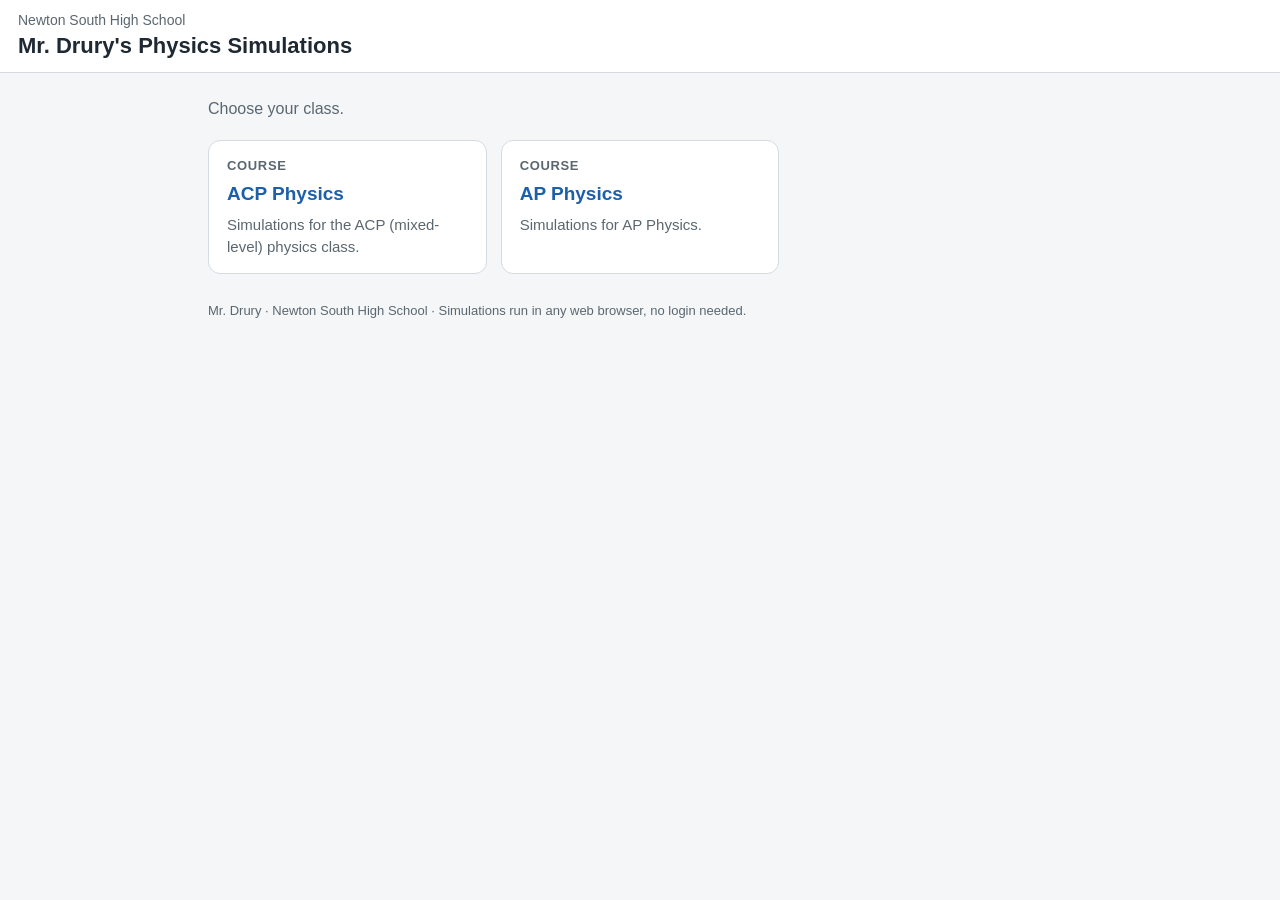
<file: index.html>
<!DOCTYPE html>
<html lang="en">
<head>
<meta charset="utf-8">
<meta name="viewport" content="width=device-width, initial-scale=1">
<title>Mr. Drury's Physics Simulations</title>
<link rel="stylesheet" href="assets/sim.css">
</head>
<body>
<header class="sim-header">
  <div>
    <div class="crumbs">Newton South High School</div>
    <h1>Mr. Drury's Physics Simulations</h1>
  </div>
</header>
<main class="menu">
  <p class="sub">Choose your class.</p>
  <div class="cards">
    <a class="card-link" href="acp/">
      <div class="num">Course</div>
      <h2>ACP Physics</h2>
      <p>Simulations for the ACP (mixed-level) physics class.</p>
    </a>
    <a class="card-link" href="ap/">
      <div class="num">Course</div>
      <h2>AP Physics</h2>
      <p>Simulations for AP Physics.</p>
    </a>
  </div>
  <p class="footer-note">Mr. Drury · Newton South High School · Simulations run in any web browser, no login needed.</p>
</main>
</body>
</html>
</file>
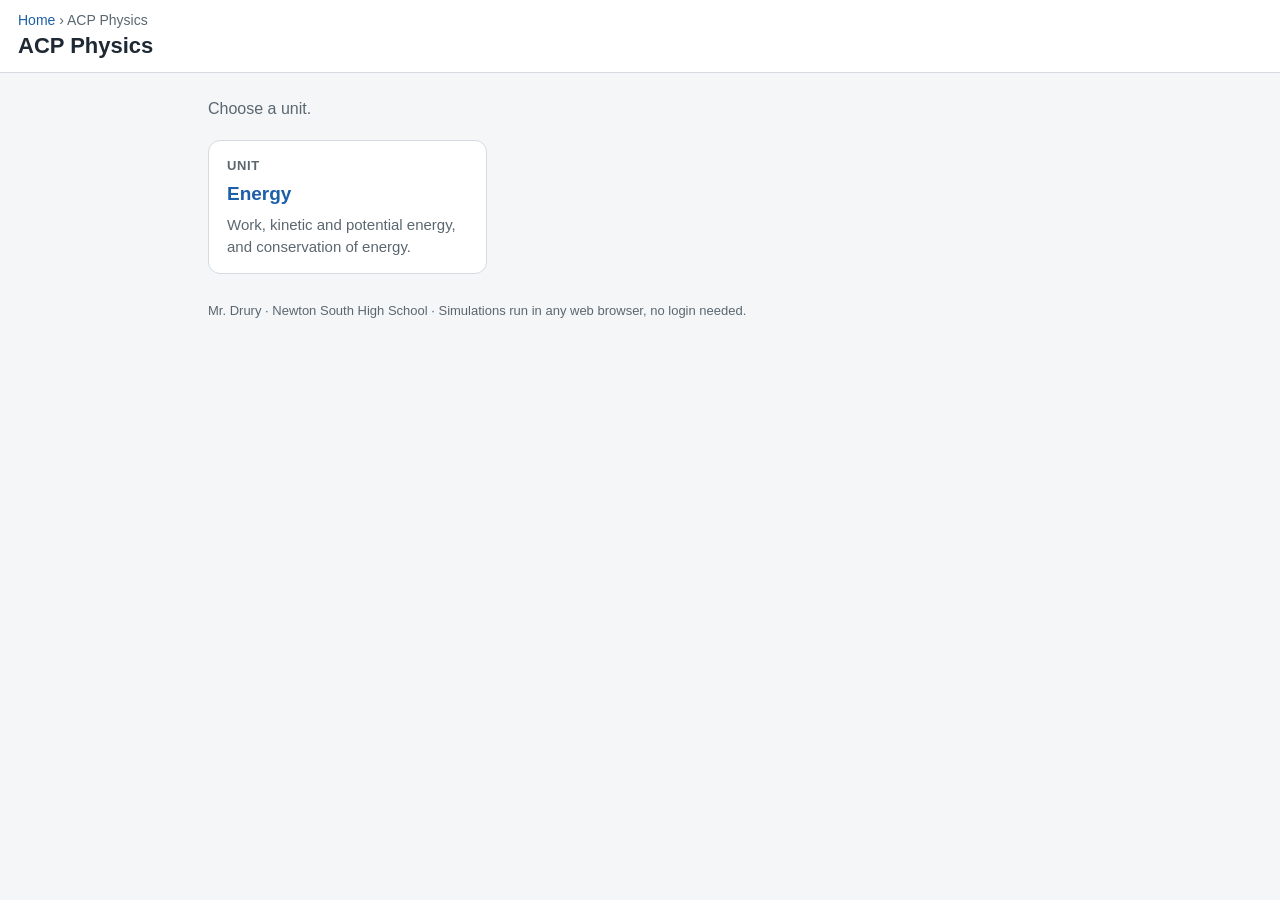
<file: acp/index.html>
<!DOCTYPE html>
<html lang="en">
<head>
<meta charset="utf-8">
<meta name="viewport" content="width=device-width, initial-scale=1">
<title>ACP Physics | Simulations</title>
<link rel="stylesheet" href="../assets/sim.css">
</head>
<body>
<header class="sim-header">
  <div>
    <div class="crumbs"><a href="../">Home</a> › ACP Physics</div>
    <h1>ACP Physics</h1>
  </div>
</header>
<main class="menu">
  <p class="sub">Choose a unit.</p>
  <div class="cards">
    <a class="card-link" href="energy/">
      <div class="num">Unit</div>
      <h2>Energy</h2>
      <p>Work, kinetic and potential energy, and conservation of energy.</p>
    </a>
  </div>
  <p class="footer-note">Mr. Drury · Newton South High School · Simulations run in any web browser, no login needed.</p>
</main>
</body>
</html>
</file>
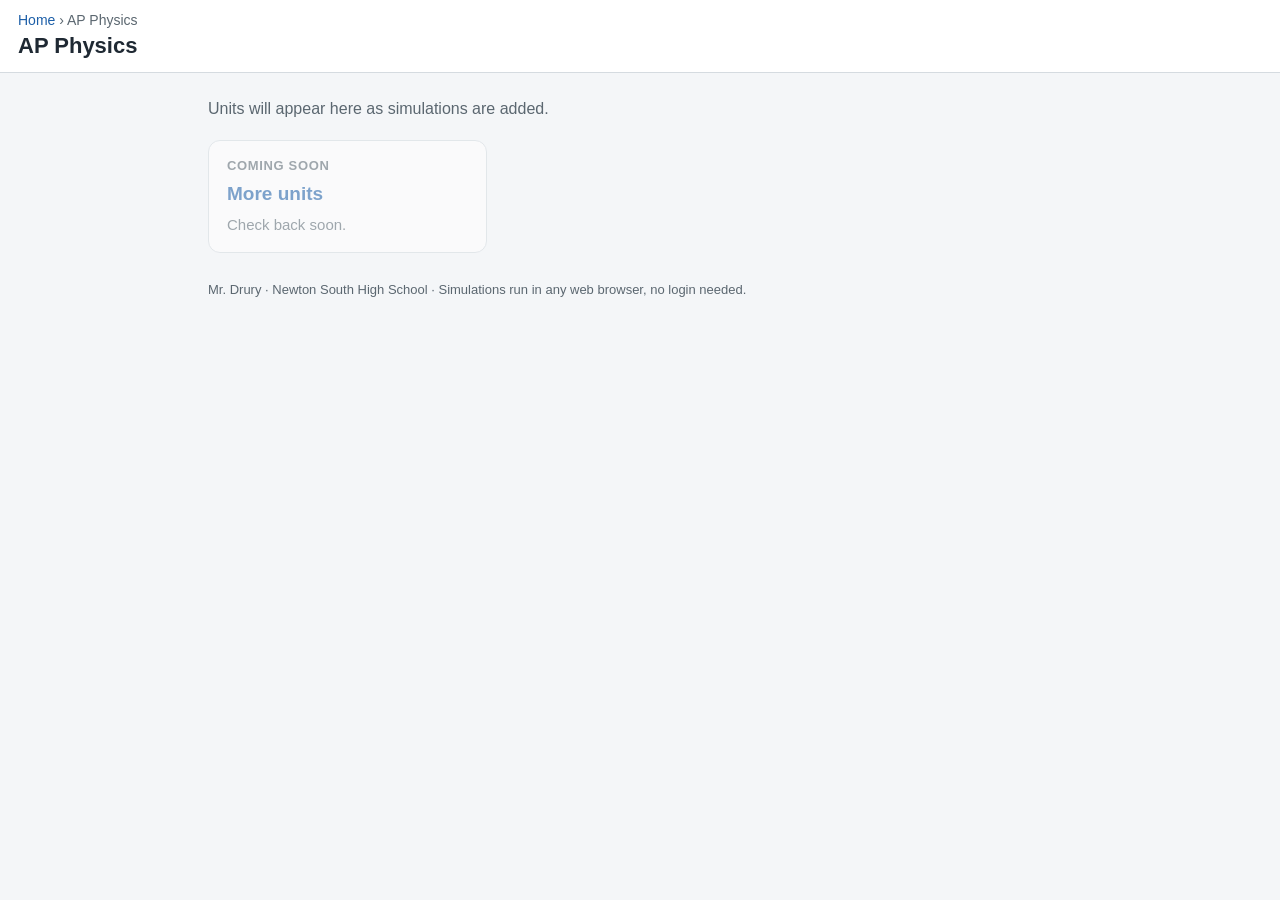
<file: ap/index.html>
<!DOCTYPE html>
<html lang="en">
<head>
<meta charset="utf-8">
<meta name="viewport" content="width=device-width, initial-scale=1">
<title>AP Physics | Simulations</title>
<link rel="stylesheet" href="../assets/sim.css">
</head>
<body>
<header class="sim-header">
  <div>
    <div class="crumbs"><a href="../">Home</a> › AP Physics</div>
    <h1>AP Physics</h1>
  </div>
</header>
<main class="menu">
  <p class="sub">Units will appear here as simulations are added.</p>
  <div class="cards">
    <a class="card-link soon" href="#">
      <div class="num">Coming soon</div>
      <h2>More units</h2>
      <p>Check back soon.</p>
    </a>
  </div>
  <p class="footer-note">Mr. Drury · Newton South High School · Simulations run in any web browser, no login needed.</p>
</main>
</body>
</html>
</file>
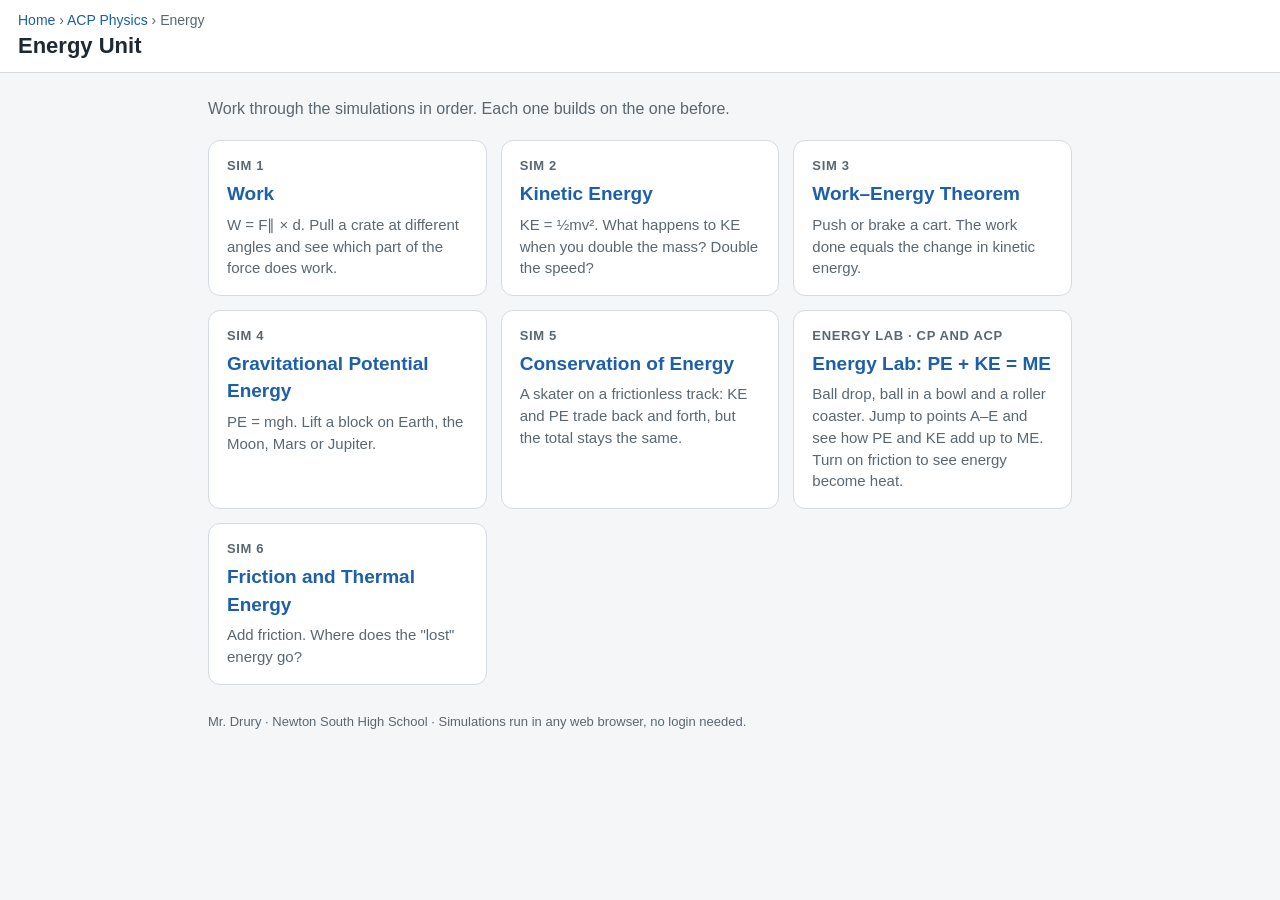
<file: acp/energy/index.html>
<!DOCTYPE html>
<html lang="en">
<head>
<meta charset="utf-8">
<meta name="viewport" content="width=device-width, initial-scale=1">
<title>Energy | ACP Physics</title>
<link rel="stylesheet" href="../../assets/sim.css">
</head>
<body>
<header class="sim-header">
  <div>
    <div class="crumbs"><a href="../../">Home</a> › <a href="../">ACP Physics</a> › Energy</div>
    <h1>Energy Unit</h1>
  </div>
</header>
<main class="menu">
  <p class="sub">Work through the simulations in order. Each one builds on the one before.</p>
  <div class="cards">
    <a class="card-link" href="work/">
      <div class="num">Sim 1</div>
      <h2>Work</h2>
      <p>W = F∥ × d. Pull a crate at different angles and see which part of the force does work.</p>
    </a>
    <a class="card-link" href="kinetic-energy/">
      <div class="num">Sim 2</div>
      <h2>Kinetic Energy</h2>
      <p>KE = ½mv². What happens to KE when you double the mass? Double the speed?</p>
    </a>
    <a class="card-link" href="work-energy-theorem/">
      <div class="num">Sim 3</div>
      <h2>Work–Energy Theorem</h2>
      <p>Push or brake a cart. The work done equals the change in kinetic energy.</p>
    </a>
    <a class="card-link" href="potential-energy/">
      <div class="num">Sim 4</div>
      <h2>Gravitational Potential Energy</h2>
      <p>PE = mgh. Lift a block on Earth, the Moon, Mars or Jupiter.</p>
    </a>
    <a class="card-link" href="energy-conservation/">
      <div class="num">Sim 5</div>
      <h2>Conservation of Energy</h2>
      <p>A skater on a frictionless track: KE and PE trade back and forth, but the total stays the same.</p>
    </a>
    <a class="card-link" href="energy-lab/">
      <div class="num">Energy Lab · CP and ACP</div>
      <h2>Energy Lab: PE + KE = ME</h2>
      <p>Ball drop, ball in a bowl and a roller coaster. Jump to points A–E and see how PE and KE add up to ME. Turn on friction to see energy become heat.</p>
    </a>
    <a class="card-link" href="friction-thermal/">
      <div class="num">Sim 6</div>
      <h2>Friction and Thermal Energy</h2>
      <p>Add friction. Where does the "lost" energy go?</p>
    </a>
  </div>
  <p class="footer-note">Mr. Drury · Newton South High School · Simulations run in any web browser, no login needed.</p>
</main>
</body>
</html>
</file>
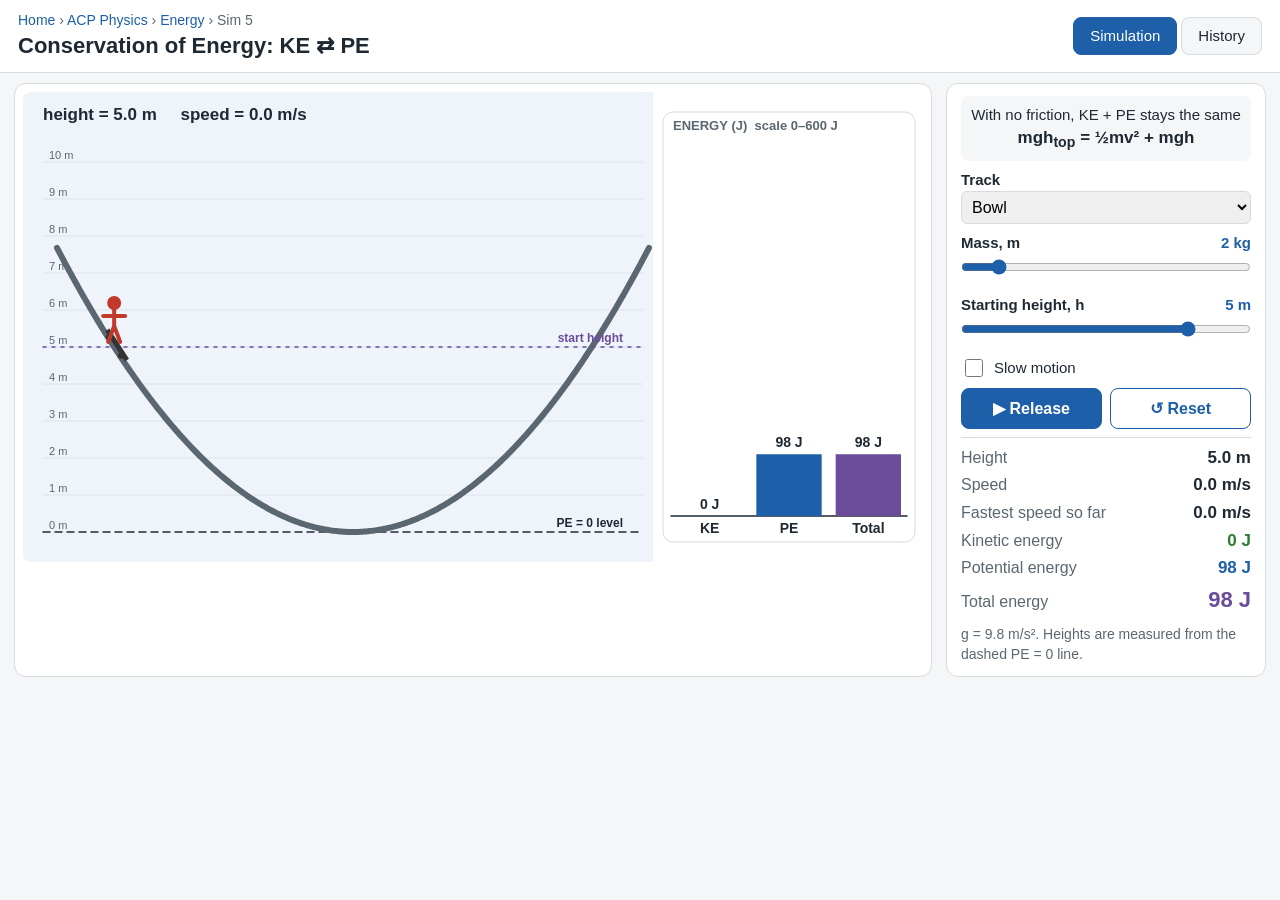
<file: acp/energy/energy-conservation/index.html>
<!DOCTYPE html>
<html lang="en">
<head>
<meta charset="utf-8">
<meta name="viewport" content="width=device-width, initial-scale=1">
<title>Conservation of Energy | ACP Energy Sims</title>
<link rel="stylesheet" href="../../../assets/sim.css">
</head>
<body>
<header class="sim-header">
  <div>
    <div class="crumbs"><a href="../../../">Home</a> › <a href="../../">ACP Physics</a> › <a href="../">Energy</a> › Sim 5</div>
    <h1>Conservation of Energy: KE ⇄ PE</h1>
  </div>
  <nav class="tabs">
    <button class="tab-btn active" data-tab="sim">Simulation</button>
    <button class="tab-btn" data-tab="hist">History</button>
  </nav>
</header>

<section id="sim" class="tab-panel active">
  <div class="sim-wrap">
    <div class="stage"><canvas id="cv"></canvas></div>
    <aside class="panel">
      <div class="eq">With no friction, KE + PE stays the same<br><b>mgh<sub>top</sub> = ½mv² + mgh</b></div>
      <div class="ctrl">
        <label>Track</label>
        <select id="track"><option value="bowl">Bowl</option><option value="valleys">Two valleys</option></select>
      </div>
      <div class="ctrl">
        <label>Mass, m <span class="val" id="m-val"></span></label>
        <input type="range" id="m" min="1" max="10" step="1" value="2">
      </div>
      <div class="ctrl">
        <label>Starting height, h <span class="val" id="h-val"></span></label>
        <input type="range" id="h" min="1" max="6" step="1" value="5">
      </div>
      <label class="check"><input type="checkbox" id="slow"> Slow motion</label>
      <div class="btn-row">
        <button class="btn" id="go">▶ Release</button>
        <button class="btn secondary" id="reset">↺ Reset</button>
      </div>
      <div class="readouts">
        <div class="ro"><span class="k">Height</span><span class="v" id="rh"></span></div>
        <div class="ro"><span class="k">Speed</span><span class="v" id="rv"></span></div>
        <div class="ro"><span class="k">Fastest speed so far</span><span class="v" id="rmax"></span></div>
        <div class="ro"><span class="k">Kinetic energy</span><span class="v" id="rKE" style="color:var(--ke)"></span></div>
        <div class="ro"><span class="k">Potential energy</span><span class="v" id="rPE" style="color:var(--pe)"></span></div>
        <div class="ro big"><span class="k">Total energy</span><span class="v" id="rTot" style="color:var(--tot)"></span></div>
      </div>
      <p style="margin:0;font-size:14px;color:var(--muted)">g = 9.8 m/s². Heights are measured from the dashed PE = 0 line.</p>
    </aside>
  </div>
</section>

<section id="hist" class="tab-panel">
  <div class="history">
    <div class="card">
      <h2>One of the great laws of nature</h2>
      <p>The law of conservation of energy says energy is never created or destroyed. It only changes form. Three people, working separately in the 1840s, are usually given credit for discovering it.</p>
    </div>
    <div class="card">
      <h3>Julius Robert Mayer <span class="dates">(1814–1878)</span></h3>
      <p>A German ship's doctor. On a voyage to the tropics in 1840, he noticed that sailors' blood in their veins was unusually bright red. He reasoned that in a hot climate the body burns less food to stay warm. That led him to the idea that heat and motion are forms of one thing. He published the idea in <strong>1842</strong>, but at first few scientists paid attention.</p>
    </div>
    <div class="card">
      <h3>James Prescott Joule <span class="dates">(1818–1889)</span></h3>
      <p>An English brewer and scientist who made careful measurements in the <strong>1840s</strong> showing that a fixed amount of work always produces the same amount of heat. The unit of energy, the <b>joule</b>, is named after him.</p>
    </div>
    <div class="card">
      <h3>Hermann von Helmholtz <span class="dates">(1821–1894)</span></h3>
      <p>A German physician and physicist. In <strong>1847</strong> he published <em>On the Conservation of Force</em>, which stated the law mathematically for mechanics, heat, electricity and magnetism, and even living things.</p>
    </div>
    <div class="card">
      <h3>Emmy Noether <span class="dates">(1882–1935)</span></h3>
      <p>A German mathematician who proved in <strong>1915</strong> (published 1918) a deep reason <em>why</em> energy is conserved: because the laws of physics are the same today as they were yesterday and will be tomorrow. Albert Einstein called her a creative mathematical genius.</p>
    </div>
    <div class="card connect">
      <h3>Connections</h3>
      <p><strong>Biology:</strong> Mayer's idea started with human blood. Your body follows the same law: the chemical energy in food becomes the kinetic energy of your muscles and the thermal energy that keeps you at 37 °C.</p>
      <p><strong>Engineering:</strong> Roller coaster designers use conservation of energy. The first hill must be the tallest, because the cars can never rise higher than the energy they started with allows.</p>
      <p><strong>Philosophy:</strong> Noether's theorem links a law of physics to a symmetry of time itself. Many physicists see this as one of the most beautiful ideas in science.</p>
    </div>
  </div>
</section>

<script src="../../../assets/sim.js"></script>
<script src="../../../assets/track.js"></script>
<script>
Sim.setupTabs();
TrackSim.init({ friction: false });
</script>
</body>
</html>
</file>
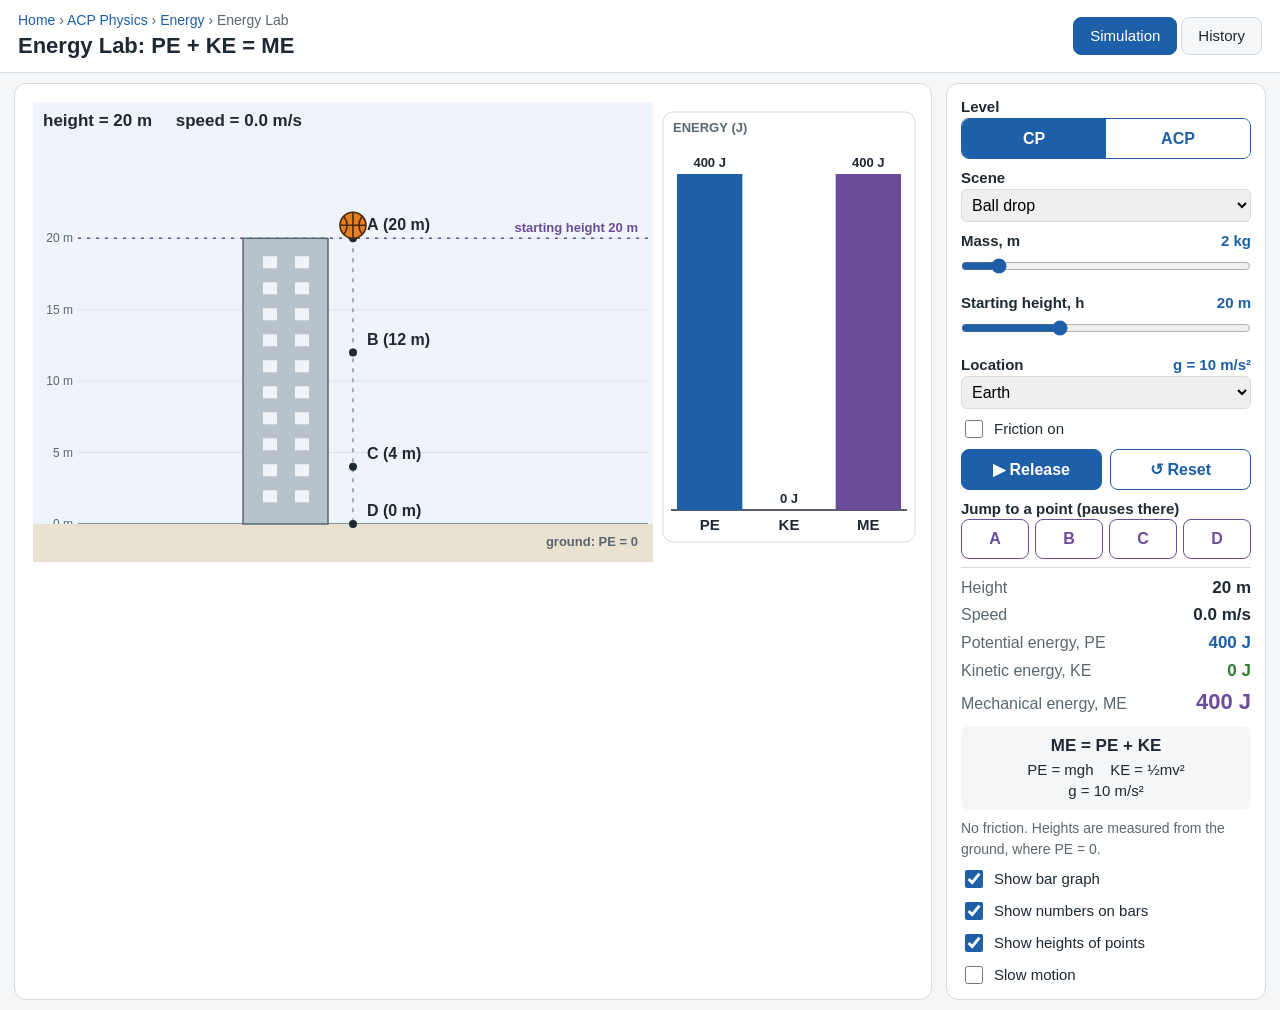
<file: acp/energy/energy-lab/index.html>
<!DOCTYPE html>
<html lang="en">
<head>
<meta charset="utf-8">
<meta name="viewport" content="width=device-width, initial-scale=1">
<title>Energy Lab: PE + KE = ME | Energy Sims</title>
<link rel="stylesheet" href="../../../assets/sim.css">
<style>
  .seg { display: flex; border: 1px solid var(--accent); border-radius: 8px; overflow: hidden; }
  .seg button { flex: 1; font: inherit; font-weight: 700; font-size: 16px; padding: 8px 0; border: 0;
                background: #fff; color: var(--accent); cursor: pointer; }
  .seg button.on { background: var(--accent); color: #fff; }
  .pts { display: flex; gap: 6px; }
  .pts button { flex: 1; font: inherit; font-weight: 700; padding: 7px 0; border-radius: 8px; cursor: pointer;
                border: 1px solid var(--tot); background: #fff; color: var(--tot); }
  .pts button:hover { background: #f3eefa; }
  .small { margin: 0; font-size: 14px; color: var(--muted); }
  .hide { display: none !important; }
</style>
</head>
<body>
<header class="sim-header">
  <div>
    <div class="crumbs"><a href="../../../">Home</a> › <a href="../../">ACP Physics</a> › <a href="../">Energy</a> › Energy Lab</div>
    <h1>Energy Lab: PE + KE = ME</h1>
  </div>
  <nav class="tabs">
    <button class="tab-btn active" data-tab="sim">Simulation</button>
    <button class="tab-btn" data-tab="hist">History</button>
  </nav>
</header>

<section id="sim" class="tab-panel active">
  <div class="sim-wrap">
    <div class="stage"><canvas id="cv"></canvas></div>
    <aside class="panel">
      <div class="ctrl">
        <label>Level</label>
        <div class="seg" id="level"><button data-v="cp" class="on">CP</button><button data-v="acp">ACP</button></div>
      </div>
      <div class="ctrl">
        <label>Scene</label>
        <select id="scene">
          <option value="drop">Ball drop</option>
          <option value="bowl">Ball in a bowl</option>
          <option value="coaster">Roller coaster</option>
        </select>
      </div>
      <div class="ctrl">
        <label>Mass, m <span class="val" id="m-val"></span></label>
        <input type="range" id="m" min="1" max="10" step="1" value="2">
      </div>
      <div class="ctrl">
        <label>Starting height, h <span class="val" id="h-val"></span></label>
        <input type="range" id="h" min="5" max="50" step="5" value="20">
      </div>
      <div class="ctrl">
        <label>Location <span class="val" id="g-val"></span></label>
        <select id="loc"><option value="earth">Earth</option><option value="moon">Moon</option></select>
      </div>
      <label class="check cp-only"><input type="checkbox" id="fricCP"> Friction on</label>
      <div class="ctrl acp-only">
        <label>Friction</label>
        <select id="fricACP"><option value="0">None</option><option value="0.05">Low</option><option value="0.1">Medium</option><option value="0.25">High</option></select>
      </div>
      <div class="btn-row">
        <button class="btn" id="go">▶ Release</button>
        <button class="btn secondary" id="reset">↺ Reset</button>
      </div>
      <div class="ctrl">
        <label>Jump to a point (pauses there)</label>
        <div class="pts" id="pts"></div>
      </div>
      <div class="readouts">
        <div class="ro"><span class="k">Height</span><span class="v" id="rh"></span></div>
        <div class="ro"><span class="k">Speed</span><span class="v" id="rv"></span></div>
        <div class="ro"><span class="k">Potential energy, PE</span><span class="v" id="rPE" style="color:var(--pe)"></span></div>
        <div class="ro"><span class="k">Kinetic energy, KE</span><span class="v" id="rKE" style="color:var(--ke)"></span></div>
        <div class="ro big"><span class="k">Mechanical energy, ME</span><span class="v" id="rME" style="color:var(--tot)"></span></div>
        <div class="ro fric-only"><span class="k">Heat (thermal energy)</span><span class="v" id="rTh" style="color:var(--th)"></span></div>
        <div class="ro fric-only"><span class="k">ME + Heat</span><span class="v" id="rTot"></span></div>
      </div>
      <div class="eq"><b>ME = PE + KE</b><br>PE = mgh &nbsp;&nbsp; KE = ½mv²<br><span id="geq"></span></div>
      <p class="small" id="note"></p>
      <label class="check"><input type="checkbox" id="showBars" checked> Show bar graph</label>
      <label class="check"><input type="checkbox" id="showNums" checked> Show numbers on bars</label>
      <label class="check"><input type="checkbox" id="showH" checked> Show heights of points</label>
      <label class="check"><input type="checkbox" id="slow"> Slow motion</label>
    </aside>
  </div>
</section>

<section id="hist" class="tab-panel">
  <div class="history">
    <div class="card">
      <h2>How we learned that PE + KE stays the same</h2>
      <p>The ideas in this simulation took about 170 years to sort out, from the 1680s to the 1850s.</p>
    </div>
    <div class="card">
      <h3>Gottfried Wilhelm Leibniz <span class="dates">(1646–1716)</span></h3>
      <p>A German mathematician and philosopher. In <strong>1686</strong> he argued that a moving body carries a "living force" (<em>vis viva</em>) equal to <b>mv²</b>, and that this quantity is what nature keeps constant. That is the ancestor of kinetic energy.</p>
    </div>
    <div class="card">
      <h3>Willem 's Gravesande <span class="dates">(1688–1742)</span> and Émilie du Châtelet <span class="dates">(1706–1749)</span></h3>
      <p>Around <strong>1722</strong>, the Dutch scientist 's Gravesande dropped brass balls into soft clay. A ball dropped from 4 times the height hit with only twice the speed, but it sank 4 times as deep. In <strong>1740</strong> the French scientist du Châtelet used his results in her physics textbook to show that the energy of motion depends on <b>v²</b>, not v.</p>
    </div>
    <div class="card">
      <h3>Thomas Young <span class="dates">(1773–1829)</span> and Gaspard-Gustave Coriolis <span class="dates">(1792–1843)</span></h3>
      <p>The English scientist Young first used the word <b>energy</b> in its modern sense in <strong>1807</strong>. In <strong>1829</strong> the French engineer Coriolis added the ½, giving <b>KE = ½mv²</b>, and gave the word <b>work</b> its physics meaning.</p>
    </div>
    <div class="card">
      <h3>William Rankine <span class="dates">(1820–1872)</span></h3>
      <p>A Scottish engineer who coined the term <b>potential energy</b> in <strong>1853</strong>. By then Mayer, Joule and Helmholtz had shown in the 1840s that energy is never created or destroyed.</p>
    </div>
    <div class="card">
      <h3>Count Rumford <span class="dates">(1753–1814)</span> and James Prescott Joule <span class="dates">(1818–1889)</span></h3>
      <p>Where does energy go when friction slows things down? In <strong>1798</strong>, Rumford (born Benjamin Thompson in Massachusetts) noticed that boring out cannon barrels in Munich made endless heat from friction alone. In the <strong>1840s</strong>, Joule used a falling weight to spin a paddle wheel in water and measured how much the water warmed up. Mechanical energy that seems to disappear shows up as <b>heat</b>.</p>
    </div>
    <div class="card connect">
      <h3>Connections</h3>
      <p><strong>History and engineering:</strong> America's first roller coaster, LaMarcus Thompson's Switchback Railway, opened at Coney Island in <strong>1884</strong>. Riders were pushed to the top of a tower, then coasted down on gravity alone. Designers still follow the rule this simulation shows: the first hill must be the tallest.</p>
      <p><strong>Geology:</strong> Water held high behind a dam has PE. Hoover Dam (finished <strong>1936</strong>) lets water fall about 180 m, turning PE into KE that spins the generators.</p>
      <p><strong>Biology:</strong> A kangaroo stores energy in its tendons on each landing and gets much of it back on the next hop, trading energy back and forth like the ball in the bowl.</p>
    </div>
  </div>
</section>

<script src="../../../assets/sim.js"></script>
<script>
Sim.setupTabs();
const ctx = Sim.canvas('cv', 900, 470);
const $ = id => document.getElementById(id);

// ---------------- scenes ----------------
// Horizontal position X runs 0..1 across the scene; u(X) = height / starting height.
function cosSeg(pts) {            // smooth curve through control points, flat at each one
  return X => {
    for (let i = 0; i < pts.length - 1; i++) {
      const [x0, u0] = pts[i], [x1, u1] = pts[i + 1];
      if (X <= x1 || i === pts.length - 2) {
        const t = Math.max(0, Math.min(1, (X - x0) / (x1 - x0)));
        return u0 + (u1 - u0) * (1 - Math.cos(Math.PI * t)) / 2;
      }
    }
  };
}
const SCENES = {
  drop: {
    mass: { min: 1, max: 10, step: 1, def: 2 }, hdef: 20,
    pts: [['A', 1], ['B', 0.6], ['C', 0.2], ['D', 0]],
  },
  bowl: {
    mass: { min: 1, max: 10, step: 1, def: 5 }, hdef: 10,
    u: X => ((X - 0.5) / 0.5) ** 2,
    pts: [['A', 0], ['B', 0.5 - 0.5 * Math.sqrt(0.4)], ['C', 0.5], ['D', 0.5 + 0.5 * Math.sqrt(0.4)], ['E', 1]],
  },
  coaster: {
    mass: { min: 100, max: 1000, step: 100, def: 500 }, hdef: 20,
    u: cosSeg([[0, 1], [0.2, 0], [0.39, 0.6], [0.54, 0.2], [0.67, 0.4], [0.8, 0.12], [1, 1.1]]),
    pts: [['A', 0], ['B', 0.2], ['C', 0.39], ['D', 0.54], ['E', 0.67]],
  },
};

// ---------------- view ----------------
const GROUND = 432, LEFT = 85, RIGHT = 615;
let pxm = 1, Wm = 1;                         // pixels per meter, scene width in meters
const toPx = (x, y) => [LEFT + x * pxm, GROUND - y * pxm];

// ---------------- state ----------------
const S = { level: 'cp', scene: 'drop', x: 0, y: 0, dir: 1, E0: 0, heat: 0, running: false, started: false,
            landed: false, settled: false, spin: 0, msg: '' };
let ready = false;
const g = () => $('loc').value === 'moon' ? 1.6 : 10;
const kFric = () => S.level === 'cp' ? ($('fricCP').checked ? 0.05 : 0) : +$('fricACP').value;
const Ff = () => kFric() * M() * g();                     // friction force (N)
const sc = () => SCENES[S.scene];
const H = () => hS.value, M = () => mS.value;

const mS = Sim.slider('m', v => v + ' kg', reset);
const hS = Sim.slider('h', v => v + ' m', reset);
['loc', 'fricCP', 'fricACP'].forEach(id => $(id).addEventListener('change', reset));
$('scene').addEventListener('change', () => setScene($('scene').value));
document.querySelectorAll('#level button').forEach(b => b.onclick = () => setLevel(b.dataset.v));
$('reset').onclick = reset;
$('go').onclick = () => {
  if (!S.started || S.landed || S.settled) { reset(); S.started = true; S.running = true; }
  else S.running = !S.running;
  setGo();
};
function setGo() { $('go').textContent = S.running ? '❚❚ Pause' : (S.started && !S.landed && !S.settled ? '▶ Resume' : '▶ Release'); }

function setLevel(v) {
  S.level = v;
  document.querySelectorAll('#level button').forEach(b => b.classList.toggle('on', b.dataset.v === v));
  document.querySelectorAll('.acp-only').forEach(e => e.classList.toggle('hide', v !== 'acp'));
  document.querySelectorAll('.cp-only').forEach(e => e.classList.toggle('hide', v !== 'cp'));
  reset();
}
function setScene(v) {
  S.scene = v;
  const ms = sc().mass;
  Object.assign(mS.el, { min: ms.min, max: ms.max, step: ms.step });
  ready = false; mS.value = ms.def; hS.value = sc().hdef; ready = true;
  const box = $('pts'); box.innerHTML = '';
  sc().pts.forEach(([L], i) => {
    const b = document.createElement('button'); b.textContent = L; b.onclick = () => jump(i); box.appendChild(b);
  });
  reset();
}

// geometry in meters
const yAt = x => S.scene === 'drop' ? 0 : H() * sc().u(x / Wm);
const slopeAt = x => (yAt(Math.min(Wm, x + 1e-4)) - yAt(Math.max(0, x - 1e-4))) / (Math.min(Wm, x + 1e-4) - Math.max(0, x - 1e-4));

function reset() {
  if (!ready) return;
  pxm = 320 / (1.12 * H());
  Wm = (RIGHT - LEFT) / pxm;
  S.E0 = M() * g() * H(); S.heat = 0;
  S.x = 0; S.y = H(); S.dir = 1; S.spin = 0; S.msg = '';
  S.running = false; S.started = false; S.landed = false; S.settled = false;
  $('g-val').textContent = 'g = ' + g() + ' m/s²';
  $('geq').textContent = 'g = ' + g() + ' m/s²';
  const f = kFric() > 0;
  document.querySelectorAll('.fric-only').forEach(e => e.classList.toggle('hide', !f));
  $('note').textContent = (f ? (S.scene === 'drop' ? 'Friction (air resistance) is on' : 'Friction is on') + ': some energy turns into heat. ' : 'No friction. ')
    + 'Heights are measured from the ground, where PE = 0.';
  setGo(); draw();
}
const Em = () => S.E0 - S.heat;                            // mechanical energy left

// distance along the path from the start to horizontal position x (meters)
function pathTo(x) {
  let s = 0, px = 0, py = yAt(0); const n = 600;
  for (let i = 1; i <= n; i++) { const xx = x * i / n, yy = yAt(xx); s += Math.hypot(xx - px, yy - py); px = xx; py = yy; }
  return s;
}

function jump(i) {
  const p = sc().pts[i], F = Ff();
  S.msg = ''; S.settled = false; S.landed = false; S.spin = 0;
  if (S.scene === 'drop') {
    S.y = H() * p[1]; S.heat = F * (H() - S.y); S.landed = (p[1] === 0);
  } else {
    // run the same physics as "Release" from the start until the object first reaches the point
    const xt = p[1] * Wm;
    S.x = 0; S.y = H(); S.heat = 0; S.dir = 1;
    if (xt > 0) {
      let ok = false;
      for (let k = 0; k < 400000; k++) {
        const px = S.x, py = S.y;
        S.running = true; step(0.001);
        if (S.dir === 1 && S.x >= xt) {           // passed the point: back up the tiny overshoot
          S.heat -= F * Math.hypot(S.x - xt, S.y - yAt(xt)) * (S.x > px ? 1 : 0);
          S.x = xt; S.y = yAt(xt); ok = true; break;
        }
        if (S.dir === -1 || S.settled) break;     // turned back (or stopped) before getting there
      }
      if (!ok) { S.heat = S.E0 - M() * g() * S.y; S.msg = `It never reaches point ${p[0]}. It turns back at ${Sim.fmt(S.y, 1)} m.`; }
      S.settled = false;
    }
  }
  S.running = false; S.started = !S.landed; setGo(); draw();
}

function speed() { return Math.sqrt(Math.max(0, 2 * (Em() / M() - g() * S.y))); }

function step(dt) {
  const vmin = 0.02 * Math.sqrt(g() * H()), F = Ff();
  let rem = dt;
  while (rem > 1e-9) {
    const h = Math.min(0.001, rem); rem -= h;
    const v = speed();
    if (S.scene === 'drop') {
      const ds = Math.max(v, vmin) * h;
      S.heat += F * v * h; S.y -= ds;
      if (S.y <= 0) { S.heat = F * H(); S.y = 0; S.running = false; S.landed = true; setGo(); return; }
    } else {
      const sl = slopeAt(S.x);
      const ds = Math.max(v, vmin) * h;
      const nx = Math.max(0, Math.min(Wm, S.x + S.dir * ds / Math.sqrt(1 + sl * sl)));
      if (M() * g() * yAt(nx) > Em() * (1 + 1e-12) || nx === S.x) {
        // turning point: with friction, it stops if gravity along the slope can't beat friction
        if (F > 0 && g() * Math.abs(sl) / Math.sqrt(1 + sl * sl) <= F / M()) {
          S.heat = S.E0 - M() * g() * S.y; S.running = false; S.settled = true; setGo(); return;
        }
        S.dir = -S.dir;
      } else { S.heat += F * v * h; S.spin += S.dir * ds; S.x = nx; S.y = yAt(nx); }
    }
  }
}

// ---------------- drawing ----------------
function drawRuler() {
  const top = H() * 1.12, stepM = H() <= 10 ? 1 : H() <= 20 ? 5 : 10;
  for (let k = 0; k <= top + 1e-9; k += stepM) {
    const [, y] = toPx(0, k);
    ctx.strokeStyle = k === 0 ? '#1f2933' : '#dde3e8'; ctx.lineWidth = 1;
    ctx.beginPath(); ctx.moveTo(55, y); ctx.lineTo(RIGHT + 10, y); ctx.stroke();
    Sim.text(ctx, k + ' m', 50, y + 4, { size: 12, weight: 500, color: '#5b6770', align: 'right' });
  }
  ctx.fillStyle = '#e9e2d0'; ctx.fillRect(10, GROUND, 620, 470 - GROUND);
  Sim.text(ctx, 'ground: PE = 0', RIGHT, GROUND + 22, { size: 13, color: '#5b6770', align: 'right' });
  const [, hy] = toPx(0, H());
  ctx.strokeStyle = Sim.C.tot; ctx.setLineDash([3, 6]); ctx.lineWidth = 1.5;
  ctx.beginPath(); ctx.moveTo(55, hy); ctx.lineTo(RIGHT + 10, hy); ctx.stroke(); ctx.setLineDash([]);
  const mid = S.scene === 'drop' ? [RIGHT, 'right'] : [(LEFT + RIGHT) / 2 + 20, 'center'];
  Sim.text(ctx, 'starting height ' + H() + ' m', mid[0], hy - 6, { size: 13, color: Sim.C.tot, align: mid[1] });
}

function pointLabel(L, h, px, py) {
  const s = $('showH').checked ? `${L} (${Sim.nice(h)} m)` : L;
  ctx.fillStyle = '#1f2933'; ctx.beginPath(); ctx.arc(px, py, 4, 0, 7); ctx.fill();
  const lx = Math.max(LEFT + 20, Math.min(RIGHT - 40, px));
  Sim.text(ctx, s, lx, py - 44, { size: 16, weight: 700, align: 'center' });
}

function drawBall(cx, cy, r, ang) {
  ctx.save(); ctx.translate(cx, cy); ctx.rotate(ang);
  ctx.fillStyle = '#e67e22'; ctx.strokeStyle = '#4a2a0a'; ctx.lineWidth = 1.6;
  ctx.beginPath(); ctx.arc(0, 0, r, 0, 7); ctx.fill(); ctx.stroke();
  ctx.beginPath(); ctx.moveTo(-r, 0); ctx.lineTo(r, 0); ctx.moveTo(0, -r); ctx.lineTo(0, r);
  ctx.moveTo(-r * 0.7, -r * 0.7); ctx.quadraticCurveTo(-r * 0.2, 0, -r * 0.7, r * 0.7);
  ctx.moveTo(r * 0.7, -r * 0.7); ctx.quadraticCurveTo(r * 0.2, 0, r * 0.7, r * 0.7); ctx.stroke();
  ctx.restore();
}

function drawCart(px, py, ang) {
  ctx.save(); ctx.translate(px, py); ctx.rotate(-ang);
  ctx.fillStyle = '#c0392b'; ctx.strokeStyle = '#5a1810'; ctx.lineWidth = 1.5;
  ctx.beginPath(); ctx.moveTo(-24, -9); ctx.lineTo(24, -9); ctx.lineTo(20, -30); ctx.lineTo(-22, -30); ctx.closePath();
  ctx.fill(); ctx.stroke();
  ctx.fillStyle = '#fff'; ctx.fillRect(-15, -26, 30, 4);
  ctx.fillStyle = '#1f2933';
  ctx.beginPath(); ctx.arc(-14, -5, 5, 0, 7); ctx.arc(14, -5, 5, 0, 7); ctx.fill();
  ctx.restore();
}

function draw() {
  ctx.clearRect(0, 0, ctx.W, ctx.H);
  ctx.fillStyle = '#eef4fa'; ctx.fillRect(10, 10, 620, GROUND - 10);
  drawRuler();
  const s = sc();
  if (S.scene === 'drop') {
    const bx = 330, [, top] = toPx(0, H());
    // ledge
    ctx.fillStyle = '#b8c2cc'; ctx.fillRect(220, top, 85, GROUND - top);
    ctx.strokeStyle = '#5b6770'; ctx.lineWidth = 1.5; ctx.strokeRect(220, top, 85, GROUND - top);
    for (let yy = top + 18; yy < GROUND - 10; yy += 26) { ctx.fillStyle = '#eef4fa'; ctx.fillRect(240, yy, 14, 12); ctx.fillRect(272, yy, 14, 12); }
    ctx.strokeStyle = '#8a96a1'; ctx.setLineDash([4, 6]);
    ctx.beginPath(); ctx.moveTo(bx, top); ctx.lineTo(bx, GROUND); ctx.stroke(); ctx.setLineDash([]);
    s.pts.forEach(([L, u]) => {
      const [, py] = toPx(0, H() * u);
      ctx.fillStyle = '#1f2933'; ctx.beginPath(); ctx.arc(bx, py, 4, 0, 7); ctx.fill();
      Sim.text(ctx, $('showH').checked ? `${L} (${Sim.nice(H() * u)} m)` : L, bx + 14, py - 8, { size: 16, weight: 700 });
    });
    const [, by] = toPx(0, S.y);
    drawBall(bx, by - 13, 13, 0);
    if (S.landed) Sim.text(ctx, 'Paused just before the ball hits the ground', 320, 86, { size: 15, color: Sim.C.th, align: 'center' });
  } else {
    // track
    ctx.strokeStyle = '#5b6770'; ctx.lineWidth = 6; ctx.lineCap = 'round'; ctx.beginPath();
    for (let i = 0; i <= 400; i++) { const x = Wm * i / 400, [px, py] = toPx(x, yAt(x)); i ? ctx.lineTo(px, py) : ctx.moveTo(px, py); }
    ctx.stroke();
    if (S.scene === 'coaster') {
      ctx.strokeStyle = '#9aa5ae'; ctx.lineWidth = 2;
      for (let i = 1; i < 30; i++) { const x = Wm * i / 30, [px, py] = toPx(x, yAt(x)); if (GROUND - py > 8) { ctx.beginPath(); ctx.moveTo(px, py + 3); ctx.lineTo(px, GROUND); ctx.stroke(); } }
    }
    s.pts.forEach(([L, X]) => { const x = X * Wm, [px, py] = toPx(x, yAt(x)); pointLabel(L, yAt(x), px, py); });
    if (S.scene === 'coaster') {
      const [ex, ey] = toPx(Wm, yAt(Wm));
      Sim.text(ctx, `end of track (${Sim.nice(yAt(Wm))} m)`, ex, ey - 12, { size: 13, color: '#5b6770', align: 'right' });
    }
    const [px, py] = toPx(S.x, S.y), ang = Math.atan(slopeAt(S.x));
    if (S.scene === 'bowl') { const r = 13; drawBall(px - r * Math.sin(ang), py - r * Math.cos(ang), r, 0); }
    else drawCart(px, py, ang);
  }
  // values
  const v = speed(), fr = kFric() > 0;
  // whole joules, rounded so that PE + KE = ME and ME + Heat = starting energy exactly
  const E0 = Math.round(S.E0), Th = Math.round(S.heat), ME = E0 - Th, PE = Math.round(M() * g() * S.y), KE = Math.max(0, ME - PE);
  const cp = S.level === 'cp';
  const J = val => Math.round(val).toLocaleString('en-US') + ' J';
  const hTxt = Sim.fmt(S.y, 1).replace(/\.0$/, '') + ' m';
  Sim.text(ctx, 'height = ' + hTxt + '     speed = ' + Sim.fmt(v, 1) + ' m/s', 20, 34, { size: 17, weight: 700 });
  if (S.msg) Sim.text(ctx, S.msg, 320, 62, { size: 15, color: Sim.C.th, align: 'center' });
  if (S.settled) Sim.text(ctx, 'Stopped. Friction turned some of its energy into heat.', 320, 62, { size: 15, color: Sim.C.th, align: 'center' });
  $('rh').textContent = hTxt; $('rv').textContent = Sim.fmt(v, 1) + ' m/s';
  $('rPE').textContent = J(PE); $('rKE').textContent = J(KE); $('rME').textContent = J(ME);
  $('rTh').textContent = J(Th); $('rTot').textContent = J(ME + Th);
  // bars
  if ($('showBars').checked) {
    const list = [['PE', PE, Sim.C.pe], ['KE', KE, Sim.C.ke], ['ME', ME, Sim.C.tot]];
    if (fr) { list.push(['Heat', Th, Sim.C.th]); list.push(['Total', E0, null, [[PE, Sim.C.pe], [KE, Sim.C.ke], [Th, Sim.C.th]]]); }
    drawBars(list, E0, J, fr);
  } else {
    ctx.fillStyle = '#fff'; ctx.strokeStyle = Sim.C.line; ctx.beginPath(); ctx.roundRect(640, 20, 252, 430, 10); ctx.fill(); ctx.stroke();
    Sim.text(ctx, 'Bar graph hidden', 766, 230, { size: 16, color: Sim.C.muted, align: 'center' });
    Sim.text(ctx, 'Make your prediction first!', 766, 254, { size: 14, weight: 500, color: Sim.C.muted, align: 'center' });
  }
}
function drawBars(list, max, J, startLine) {
  const x = 640, y = 20, w = 252, h = 430, base = y + h - 32, top = y + 62;
  ctx.fillStyle = '#fff'; ctx.strokeStyle = Sim.C.line; ctx.lineWidth = 1;
  ctx.beginPath(); ctx.roundRect(x, y, w, h, 10); ctx.fill(); ctx.stroke();
  Sim.text(ctx, 'ENERGY (J)', x + 10, y + 20, { size: 13, color: Sim.C.muted });
  ctx.strokeStyle = Sim.C.ink; ctx.lineWidth = 1.5;
  ctx.beginPath(); ctx.moveTo(x + 8, base); ctx.lineTo(x + w - 8, base); ctx.stroke();
  const n = list.length, gap = n > 4 ? 6 : n > 3 ? 10 : 14, bw = (w - gap * (n + 1)) / n;
  const num = n > 4 ? (v => Math.round(v).toLocaleString('en-US')) : J;   // 5 bars: drop the "J" to save room
  if (startLine) {
    ctx.strokeStyle = Sim.C.tot; ctx.setLineDash([5, 5]); ctx.lineWidth = 1.5;
    ctx.beginPath(); ctx.moveTo(x + 8, top); ctx.lineTo(x + w - 8, top); ctx.stroke(); ctx.setLineDash([]);
    Sim.text(ctx, 'starting energy', x + w - 10, top - 26, { size: 12, color: Sim.C.tot, align: 'right' });
  }
  list.forEach(([lab, val, col, stack], i) => {
    const bx = x + gap + i * (bw + gap), sc = v => max > 0 ? (base - top) * v / max : 0;
    if (stack) {                                   // stacked bar: PE + KE + Heat
      let yy = base;
      stack.forEach(([v, c]) => { const hh = sc(v); ctx.fillStyle = c; ctx.fillRect(bx, yy - hh, bw, hh); yy -= hh; });
      ctx.strokeStyle = Sim.C.ink; ctx.lineWidth = 1.5; ctx.strokeRect(bx, base - sc(val), bw, sc(val));
    } else { ctx.fillStyle = col; ctx.fillRect(bx, base - sc(val), bw, sc(val)); }
    Sim.text(ctx, lab, bx + bw / 2, base + 20, { size: n > 4 ? 13 : 15, weight: 700, align: 'center' });
    if ($('showNums').checked) Sim.text(ctx, num(val), bx + bw / 2, base - sc(val) - 7, { size: n > 4 ? 10.5 : n > 3 ? 11.5 : 13, weight: 700, align: 'center' });
  });
}
['showBars', 'showNums', 'showH'].forEach(id => $(id).addEventListener('change', draw));

// start-up (?level=acp opens in ACP mode)
const q = new URLSearchParams(location.search);
ready = true;
S.level = q.get('level') === 'acp' ? 'acp' : 'cp';
setScene('drop');
setLevel(S.level);
Sim.loop(dt => { if (S.running) step(dt * ($('slow').checked ? 0.25 : 1)); draw(); });
</script>
</body>
</html>
</file>
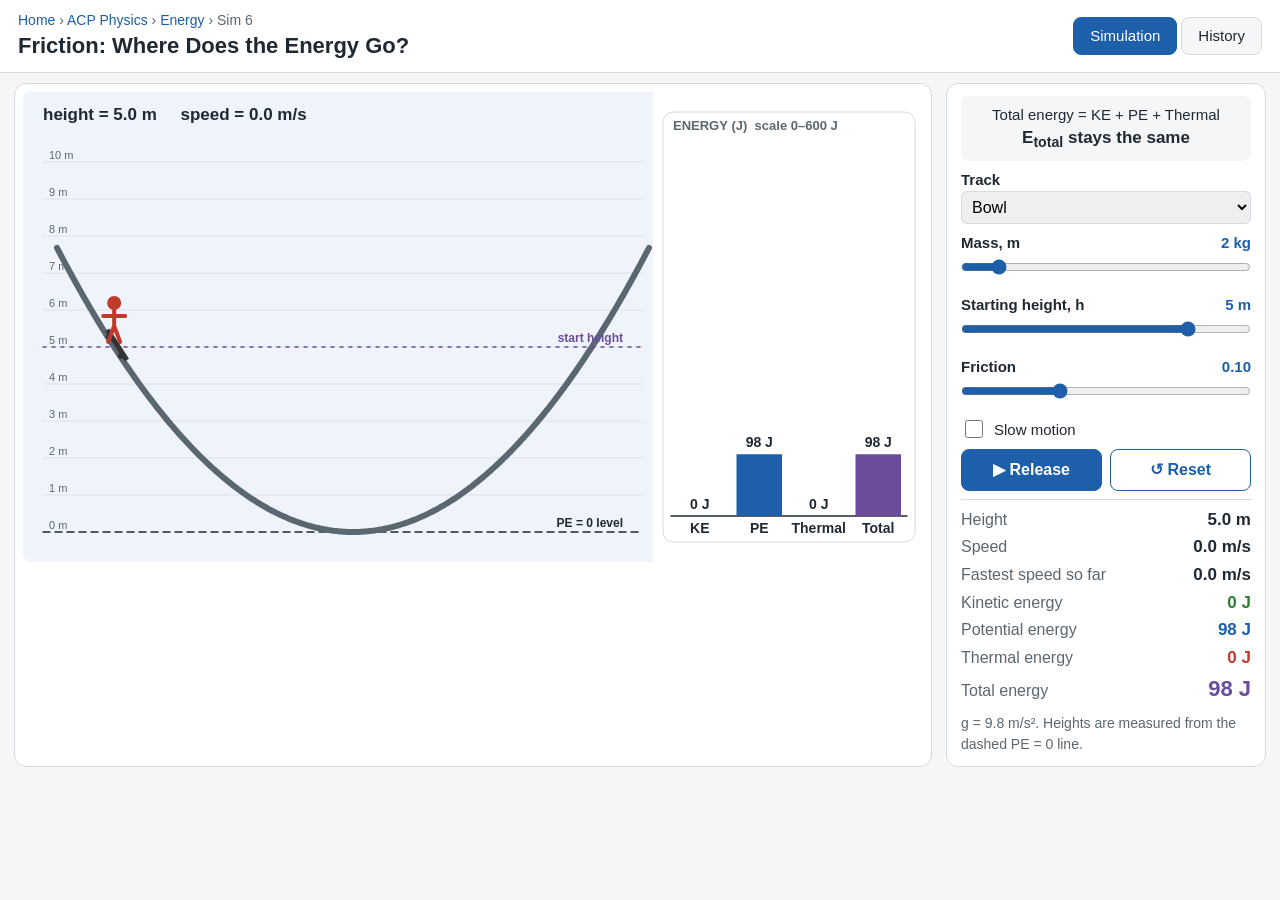
<file: acp/energy/friction-thermal/index.html>
<!DOCTYPE html>
<html lang="en">
<head>
<meta charset="utf-8">
<meta name="viewport" content="width=device-width, initial-scale=1">
<title>Friction and Thermal Energy | ACP Energy Sims</title>
<link rel="stylesheet" href="../../../assets/sim.css">
</head>
<body>
<header class="sim-header">
  <div>
    <div class="crumbs"><a href="../../../">Home</a> › <a href="../../">ACP Physics</a> › <a href="../">Energy</a> › Sim 6</div>
    <h1>Friction: Where Does the Energy Go?</h1>
  </div>
  <nav class="tabs">
    <button class="tab-btn active" data-tab="sim">Simulation</button>
    <button class="tab-btn" data-tab="hist">History</button>
  </nav>
</header>

<section id="sim" class="tab-panel active">
  <div class="sim-wrap">
    <div class="stage"><canvas id="cv"></canvas></div>
    <aside class="panel">
      <div class="eq">Total energy = KE + PE + Thermal<br><b>E<sub>total</sub> stays the same</b></div>
      <div class="ctrl">
        <label>Track</label>
        <select id="track"><option value="bowl">Bowl</option><option value="valleys">Two valleys</option></select>
      </div>
      <div class="ctrl">
        <label>Mass, m <span class="val" id="m-val"></span></label>
        <input type="range" id="m" min="1" max="10" step="1" value="2">
      </div>
      <div class="ctrl">
        <label>Starting height, h <span class="val" id="h-val"></span></label>
        <input type="range" id="h" min="1" max="6" step="1" value="5">
      </div>
      <div class="ctrl">
        <label>Friction <span class="val" id="mu-val"></span></label>
        <input type="range" id="mu" min="0" max="0.3" step="0.05" value="0.1">
      </div>
      <label class="check"><input type="checkbox" id="slow"> Slow motion</label>
      <div class="btn-row">
        <button class="btn" id="go">▶ Release</button>
        <button class="btn secondary" id="reset">↺ Reset</button>
      </div>
      <div class="readouts">
        <div class="ro"><span class="k">Height</span><span class="v" id="rh"></span></div>
        <div class="ro"><span class="k">Speed</span><span class="v" id="rv"></span></div>
        <div class="ro"><span class="k">Fastest speed so far</span><span class="v" id="rmax"></span></div>
        <div class="ro"><span class="k">Kinetic energy</span><span class="v" id="rKE" style="color:var(--ke)"></span></div>
        <div class="ro"><span class="k">Potential energy</span><span class="v" id="rPE" style="color:var(--pe)"></span></div>
        <div class="ro"><span class="k">Thermal energy</span><span class="v" id="rTh" style="color:var(--th)"></span></div>
        <div class="ro big"><span class="k">Total energy</span><span class="v" id="rTot" style="color:var(--tot)"></span></div>
      </div>
      <p style="margin:0;font-size:14px;color:var(--muted)">g = 9.8 m/s². Heights are measured from the dashed PE = 0 line.</p>
    </aside>
  </div>
</section>

<section id="hist" class="tab-panel">
  <div class="history">
    <div class="card">
      <h2>Where does the energy go?</h2>
      <p>Real objects slow down and stop. For a long time, scientists thought heat was an invisible fluid called "caloric." Experiments with friction proved them wrong and showed that the "lost" energy becomes thermal energy.</p>
    </div>
    <div class="card">
      <h3>Benjamin Thompson, Count Rumford <span class="dates">(1753–1814)</span></h3>
      <p>Born in <strong>Woburn, Massachusetts</strong>, not far from Newton! He sided with the British in the American Revolution, then moved to Bavaria (Germany), where he oversaw the boring (drilling) of cannons. In <strong>1798</strong> he noticed that a dull drill could produce heat <em>endlessly</em>, enough to boil water, as long as horses kept turning it. Heat couldn't be a fluid that runs out. It had to come from the work of friction.</p>
    </div>
    <div class="card">
      <h3>James Prescott Joule <span class="dates">(1818–1889)</span></h3>
      <p>In his famous paddle-wheel experiment (<strong>1845</strong>, improved through 1850), falling weights turned a paddle wheel in a container of water. Friction between the paddles and water warmed the water by a tiny but measurable amount. The potential energy lost by the weights matched the thermal energy gained by the water.</p>
    </div>
    <div class="card connect">
      <h3>Connections</h3>
      <p><strong>Local history:</strong> The Rumford Fireplace and the "Rumford" brand of baking powder are both named after Count Rumford. He also left money to Harvard to fund a professorship that still bears his name.</p>
      <p><strong>Engineering:</strong> Car and bicycle brakes work by friction, which turns kinetic energy into thermal energy. After a long downhill drive, brakes can get hot enough to smoke.</p>
      <p><strong>Space science:</strong> A spacecraft returning to Earth uses air friction to slow down from about 7,800 m/s. Its heat shield must survive temperatures over 1,500 °C.</p>
    </div>
  </div>
</section>

<script src="../../../assets/sim.js"></script>
<script src="../../../assets/track.js"></script>
<script>
Sim.setupTabs();
TrackSim.init({ friction: true });
</script>
</body>
</html>
</file>
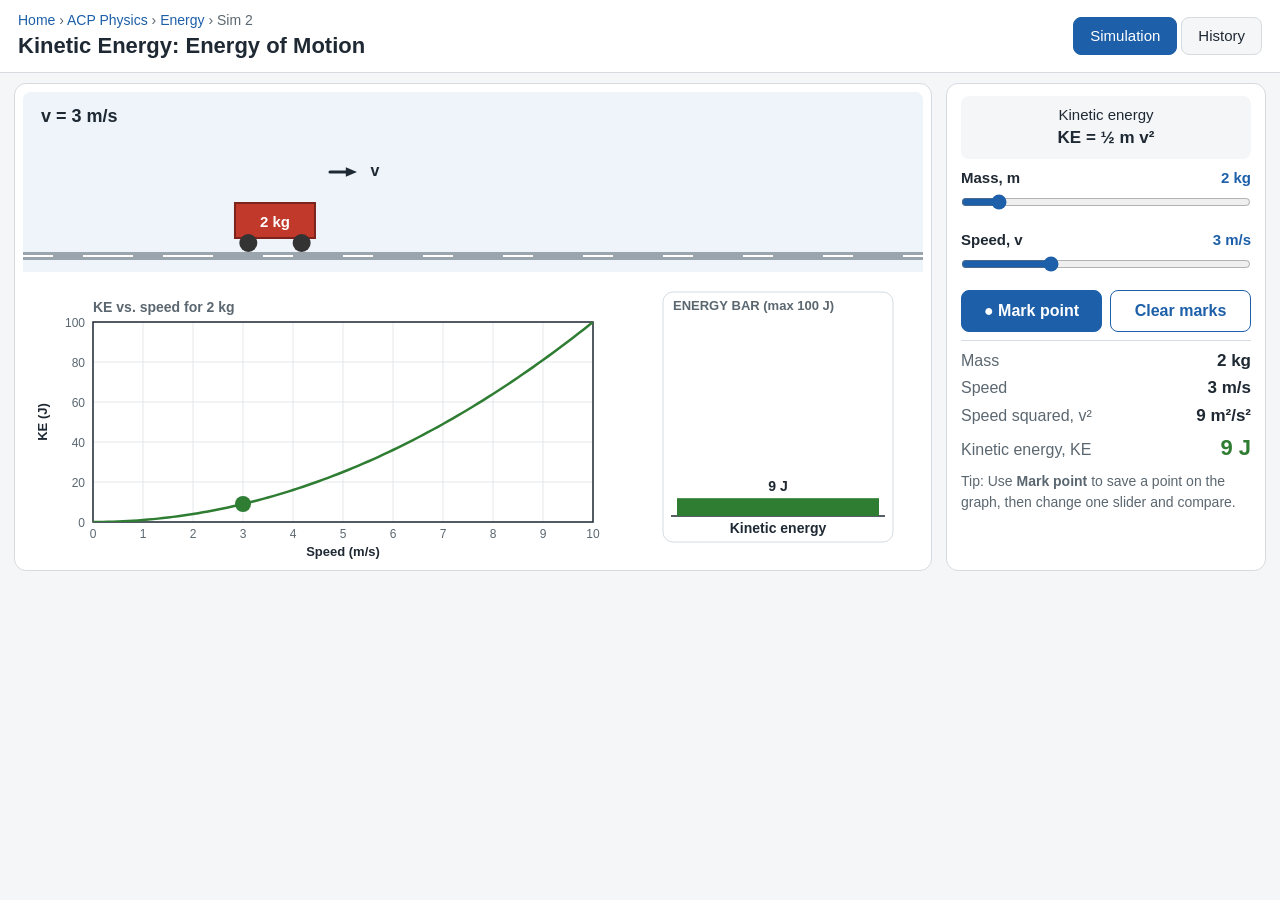
<file: acp/energy/kinetic-energy/index.html>
<!DOCTYPE html>
<html lang="en">
<head>
<meta charset="utf-8">
<meta name="viewport" content="width=device-width, initial-scale=1">
<title>Kinetic Energy | ACP Energy Sims</title>
<link rel="stylesheet" href="../../../assets/sim.css">
</head>
<body>
<header class="sim-header">
  <div>
    <div class="crumbs"><a href="../../../">Home</a> › <a href="../../">ACP Physics</a> › <a href="../">Energy</a> › Sim 2</div>
    <h1>Kinetic Energy: Energy of Motion</h1>
  </div>
  <nav class="tabs">
    <button class="tab-btn active" data-tab="sim">Simulation</button>
    <button class="tab-btn" data-tab="hist">History</button>
  </nav>
</header>

<section id="sim" class="tab-panel active">
  <div class="sim-wrap">
    <div class="stage"><canvas id="cv"></canvas></div>
    <aside class="panel">
      <div class="eq">Kinetic energy<br><b>KE = ½ m v²</b></div>
      <div class="ctrl">
        <label>Mass, m <span class="val" id="m-val"></span></label>
        <input type="range" id="m" min="1" max="10" step="1" value="2">
      </div>
      <div class="ctrl">
        <label>Speed, v <span class="val" id="v-val"></span></label>
        <input type="range" id="v" min="0" max="10" step="1" value="3">
      </div>
      <div class="btn-row">
        <button class="btn" id="mark">● Mark point</button>
        <button class="btn secondary" id="clear">Clear marks</button>
      </div>
      <div class="readouts">
        <div class="ro"><span class="k">Mass</span><span class="v" id="rm"></span></div>
        <div class="ro"><span class="k">Speed</span><span class="v" id="rv"></span></div>
        <div class="ro"><span class="k">Speed squared, v²</span><span class="v" id="rv2"></span></div>
        <div class="ro big"><span class="k">Kinetic energy, KE</span><span class="v" id="rKE" style="color:var(--ke)"></span></div>
      </div>
      <p style="margin:0;font-size:14px;color:var(--muted)">Tip: Use <b>Mark point</b> to save a point on the graph, then change one slider and compare.</p>
    </aside>
  </div>
</section>

<section id="hist" class="tab-panel">
  <div class="history">
    <div class="card">
      <h2>The great "vis viva" debate</h2>
      <p>For about 50 years, scientists argued over the right way to measure the "force" of a moving object. Was it <b>mv</b> (what we now call momentum) or <b>mv²</b>? Both turned out to be useful, but they measure different things.</p>
    </div>
    <div class="card">
      <h3>Gottfried Wilhelm Leibniz <span class="dates">(1646–1716)</span></h3>
      <p>The German philosopher and mathematician (and co-inventor of calculus) argued in <strong>1686</strong> that the true measure of a moving body's "living force," or <em>vis viva</em>, was <b>mv²</b>, not mv as followers of René Descartes believed.</p>
    </div>
    <div class="card">
      <h3>Willem 's Gravesande <span class="dates">(1688–1742)</span></h3>
      <p>A Dutch scientist who, in the early <strong>1720s</strong>, dropped brass balls into soft clay. A ball dropped fast enough to hit at <em>twice</em> the speed made a dent <em>four times</em> as deep. Evidence for v²!</p>
    </div>
    <div class="card">
      <h3>Émilie du Châtelet <span class="dates">(1706–1749)</span></h3>
      <p>A French mathematician and physicist who used 's Gravesande's clay experiments to defend mv² in her book <em>Foundations of Physics</em> (<strong>1740</strong>). She also translated Isaac Newton's <em>Principia</em> into French, and her translation is still used today.</p>
    </div>
    <div class="card">
      <h3>Coriolis and the "½" <span class="dates">(1829)</span></h3>
      <p>Gaspard-Gustave de Coriolis (1792–1843) showed that the quantity <b>½mv²</b> fits exactly with his definition of work. The name <b>"kinetic energy"</b> (from the Greek <em>kinesis</em>, motion) was made popular in the 1860s by William Thomson, Lord Kelvin (1824–1907), and Peter Guthrie Tait (1831–1901).</p>
    </div>
    <div class="card connect">
      <h3>Connections</h3>
      <p><strong>Driver's ed:</strong> A car going twice as fast has four times the kinetic energy, so it needs about four times the distance to stop. That's why speed limits drop near schools.</p>
      <p><strong>Earth science:</strong> Meteors hit the atmosphere at speeds of 11 to 72 km/s. Because KE grows with v², even a pebble-sized meteor carries enough energy to glow white-hot as a "shooting star."</p>
    </div>
  </div>
</section>

<script src="../../../assets/sim.js"></script>
<script>
Sim.setupTabs();
const ctx = Sim.canvas('cv', 900, 470);
let ready = false, cartX = 80, marks = [];
const mS = Sim.slider('m', v => v + ' kg', () => ready && draw());
const vS = Sim.slider('v', v => v + ' m/s', () => ready && draw());
const KE = () => 0.5 * mS.value * vS.value ** 2;
document.getElementById('mark').onclick = () => { marks.push({ m: mS.value, v: vS.value, ke: KE() }); draw(); };
document.getElementById('clear').onclick = () => { marks = []; draw(); };
ready = true;

// graph geometry
const G = { x: 70, y: 230, w: 500, h: 200, vmax: 10, kmax: 500 };
function setScale() { const top = Math.max(0.5 * mS.value * 100, ...marks.map(p => p.ke), 10); G.kmax = Math.ceil(top / 50) * 50; }
const gx = v => G.x + v / G.vmax * G.w, gy = k => G.y + G.h - k / G.kmax * G.h;

function drawCart(x, y, m) {
  const w = 70 + m * 5, h = 30 + m * 2.5;
  ctx.fillStyle = '#c0392b'; ctx.fillRect(x - w / 2, y - h - 14, w, h);
  ctx.strokeStyle = '#7b241c'; ctx.lineWidth = 2; ctx.strokeRect(x - w / 2, y - h - 14, w, h);
  Sim.text(ctx, mS.value + ' kg', x, y - h / 2 - 8, { size: 15, color: '#fff', align: 'center' });
  ctx.fillStyle = '#333';
  [x - w / 3, x + w / 3].forEach(wx => { ctx.beginPath(); ctx.arc(wx, y - 9, 9, 0, 7); ctx.fill(); });
}

function draw() {
  setScale();
  const W = ctx.W, m = mS.value, v = vS.value, ke = KE();
  ctx.clearRect(0, 0, W, ctx.H);
  // track scene
  ctx.fillStyle = '#eef4fa'; ctx.fillRect(0, 0, W, 180);
  ctx.fillStyle = '#9aa5ad'; ctx.fillRect(0, 160, W, 8);
  for (let i = 0; i < 14; i++) { ctx.fillStyle = '#fff'; ctx.fillRect(((i * 80 - cartX * 0) % W), 163, 30, 2); }
  drawCart(cartX, 160, m);
  if (v > 0) Sim.arrow(ctx, cartX + 55, 80, cartX + 55 + v * 9, 80, '#1f2933', 3, 'v', 'end');
  Sim.text(ctx, 'v = ' + v + ' m/s', 18, 30, { size: 18, weight: 700 });

  // graph
  ctx.fillStyle = '#fff'; ctx.fillRect(G.x, G.y, G.w, G.h);
  ctx.strokeStyle = '#e3e7eb'; ctx.lineWidth = 1;
  for (let i = 0; i <= 5; i++) { const k = G.kmax * i / 5; ctx.beginPath(); ctx.moveTo(G.x, gy(k)); ctx.lineTo(G.x + G.w, gy(k)); ctx.stroke(); Sim.text(ctx, Sim.nice(k), G.x - 8, gy(k) + 5, { size: 12, weight: 500, align: 'right', color: '#5b6770' }); }
  for (let s = 0; s <= 10; s += 1) { ctx.beginPath(); ctx.moveTo(gx(s), G.y); ctx.lineTo(gx(s), G.y + G.h); ctx.stroke(); Sim.text(ctx, s, gx(s), G.y + G.h + 16, { size: 12, weight: 500, align: 'center', color: '#5b6770' }); }
  ctx.strokeStyle = '#1f2933'; ctx.lineWidth = 1.5; ctx.strokeRect(G.x, G.y, G.w, G.h);
  Sim.text(ctx, 'Speed (m/s)', G.x + G.w / 2, G.y + G.h + 34, { size: 13, align: 'center' });
  ctx.save(); ctx.translate(G.x - 46, G.y + G.h / 2); ctx.rotate(-Math.PI / 2);
  Sim.text(ctx, 'KE (J)', 0, 0, { size: 13, align: 'center' }); ctx.restore();
  Sim.text(ctx, 'KE vs. speed for ' + m + ' kg', G.x, G.y - 10, { size: 14, color: '#5b6770' });
  // curve for current mass (clipped)
  ctx.save(); ctx.beginPath(); ctx.rect(G.x, G.y, G.w, G.h); ctx.clip();
  ctx.strokeStyle = Sim.C.ke; ctx.lineWidth = 2.5; ctx.beginPath();
  for (let s = 0; s <= 10.001; s += 0.1) { const y = gy(0.5 * m * s * s); s === 0 ? ctx.moveTo(gx(s), y) : ctx.lineTo(gx(s), y); }
  ctx.stroke(); ctx.restore();
  // marks
  marks.forEach(p => {
    ctx.fillStyle = '#ffffff'; ctx.strokeStyle = '#1f2933'; ctx.lineWidth = 2;
    ctx.beginPath(); ctx.arc(gx(p.v), gy(p.ke), 6, 0, 7); ctx.fill(); ctx.stroke();
    Sim.text(ctx, `${p.m} kg, ${p.v} m/s: ${Sim.nice(p.ke)} J`, gx(p.v) - 10, gy(p.ke) - 10, { size: 12, weight: 600, align: 'right' });
  });
  // current point
  ctx.fillStyle = Sim.C.ke; ctx.beginPath(); ctx.arc(gx(v), gy(ke), 8, 0, 7); ctx.fill();

  // KE bar
  Sim.bars(ctx, 640, 200, 230, 250, [{ label: 'Kinetic energy', value: ke, color: Sim.C.ke }], G.kmax, { title: 'ENERGY BAR (max ' + G.kmax + ' J)' });

  document.getElementById('rm').textContent = m + ' kg';
  document.getElementById('rv').textContent = v + ' m/s';
  document.getElementById('rv2').textContent = (v * v) + ' m²/s²';
  document.getElementById('rKE').textContent = Sim.nice(ke) + ' J';
}

Sim.loop(dt => {
  cartX += vS.value * 40 * dt;
  if (cartX > ctx.W + 60) cartX = -60;
  draw();
});
</script>
</body>
</html>
</file>
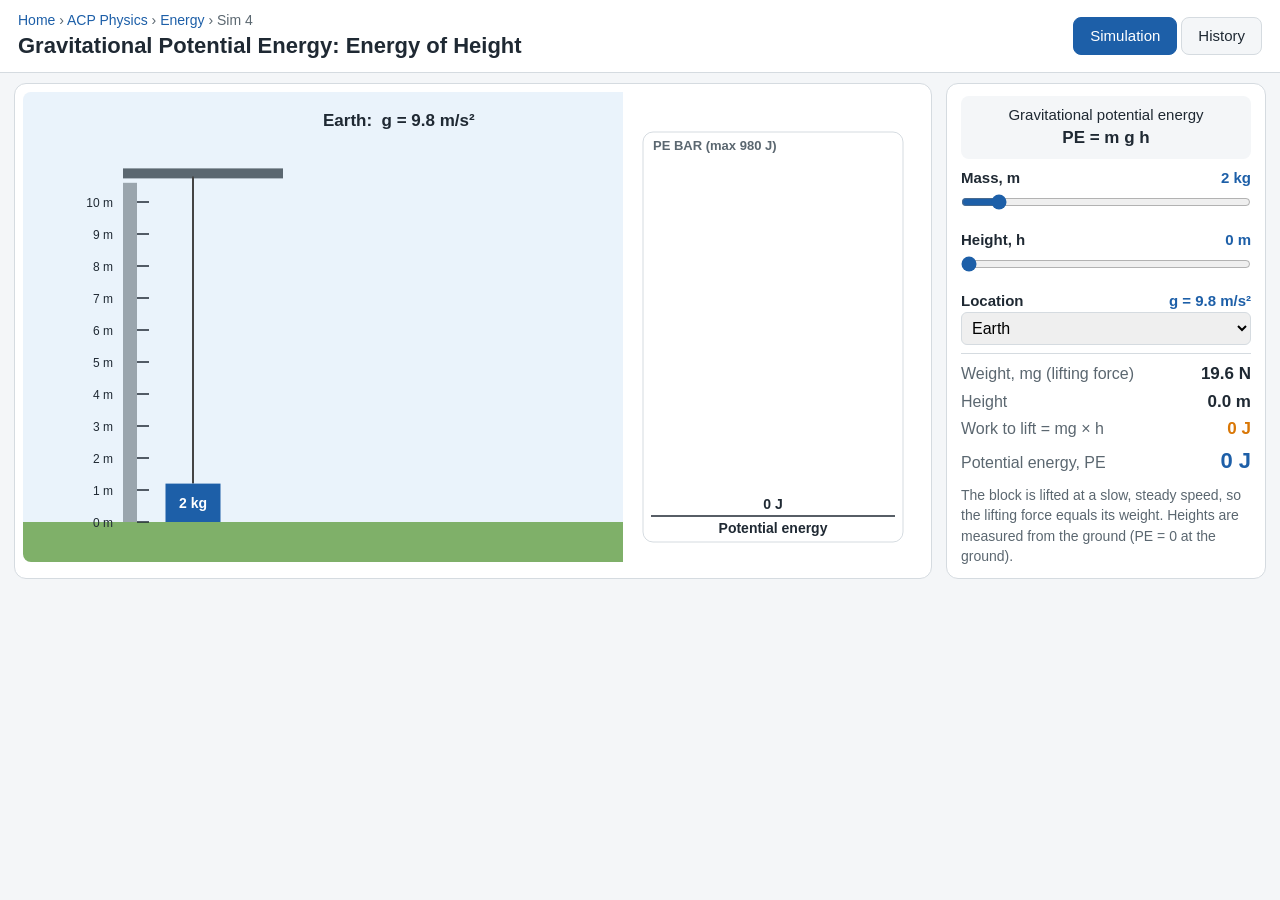
<file: acp/energy/potential-energy/index.html>
<!DOCTYPE html>
<html lang="en">
<head>
<meta charset="utf-8">
<meta name="viewport" content="width=device-width, initial-scale=1">
<title>Gravitational Potential Energy | ACP Energy Sims</title>
<link rel="stylesheet" href="../../../assets/sim.css">
</head>
<body>
<header class="sim-header">
  <div>
    <div class="crumbs"><a href="../../../">Home</a> › <a href="../../">ACP Physics</a> › <a href="../">Energy</a> › Sim 4</div>
    <h1>Gravitational Potential Energy: Energy of Height</h1>
  </div>
  <nav class="tabs">
    <button class="tab-btn active" data-tab="sim">Simulation</button>
    <button class="tab-btn" data-tab="hist">History</button>
  </nav>
</header>

<section id="sim" class="tab-panel active">
  <div class="sim-wrap">
    <div class="stage"><canvas id="cv"></canvas></div>
    <aside class="panel">
      <div class="eq">Gravitational potential energy<br><b>PE = m g h</b></div>
      <div class="ctrl">
        <label>Mass, m <span class="val" id="m-val"></span></label>
        <input type="range" id="m" min="1" max="10" step="1" value="2">
      </div>
      <div class="ctrl">
        <label>Height, h <span class="val" id="h-val"></span></label>
        <input type="range" id="h" min="0" max="10" step="1" value="0">
      </div>
      <div class="ctrl">
        <label>Location <span class="val" id="gval"></span></label>
        <select id="planet">
          <option value="9.8">Earth</option>
          <option value="1.6">Moon</option>
          <option value="3.7">Mars</option>
          <option value="24.8">Jupiter</option>
        </select>
      </div>
      <div class="readouts">
        <div class="ro"><span class="k">Weight, mg (lifting force)</span><span class="v" id="rw"></span></div>
        <div class="ro"><span class="k">Height</span><span class="v" id="rh"></span></div>
        <div class="ro"><span class="k">Work to lift = mg × h</span><span class="v" id="rW" style="color:var(--work)"></span></div>
        <div class="ro big"><span class="k">Potential energy, PE</span><span class="v" id="rPE" style="color:var(--pe)"></span></div>
      </div>
      <p style="margin:0;font-size:14px;color:var(--muted)">The block is lifted at a slow, steady speed, so the lifting force equals its weight. Heights are measured from the ground (PE = 0 at the ground).</p>
    </aside>
  </div>
</section>

<section id="hist" class="tab-panel">
  <div class="history">
    <div class="card">
      <h2>Energy that is "stored," waiting to be used</h2>
      <p>A raised object can do work when it comes down: it can turn a water wheel, drive a pile into the ground or run a clock. Scientists needed a name for this hidden, stored energy.</p>
    </div>
    <div class="card">
      <h3>William Rankine <span class="dates">(1820–1872)</span></h3>
      <p>A Scottish engineer who studied steam engines and the strength of materials. In <strong>1853</strong> he introduced the term <b>"potential energy"</b> for energy stored by position, as opposed to "actual" (kinetic) energy of motion.</p>
    </div>
    <div class="card">
      <h3>Christiaan Huygens <span class="dates">(1629–1695)</span></h3>
      <p>The Dutch scientist who built the first accurate pendulum clock in <strong>1656</strong>. Weight-driven clocks run on potential energy: a raised weight slowly falls and keeps the clock ticking for days. Huygens also noticed that a swinging pendulum can rise back to the height it started from, but no higher.</p>
    </div>
    <div class="card connect">
      <h3>Connections</h3>
      <p><strong>Engineering and history:</strong> The Hoover Dam (completed <strong>1936</strong>) holds back Lake Mead. Water falling about 150 meters through the dam's turbines turns potential energy into electricity for millions of people. "Pumped storage" power plants pump water uphill at night and let it fall during the day.</p>
      <p><strong>Earth science:</strong> Rocks on a steep mountainside store huge amounts of potential energy. In a landslide or rockfall, that energy is released all at once.</p>
      <p><strong>Space science:</strong> Try the Moon and Jupiter! The same block at the same height stores very different energy, because the gravitational field strength g is different.</p>
    </div>
  </div>
</section>

<script src="../../../assets/sim.js"></script>
<script>
Sim.setupTabs();
const ctx = Sim.canvas('cv', 900, 470);
const GROUND = 430, PXM = 32, TX = 170;
let ready = false, yNow = 0;
const mS = Sim.slider('m', s => s + ' kg', () => ready && draw());
const hS = Sim.slider('h', s => s + ' m', () => ready && draw());
const planet = document.getElementById('planet');
const g = () => parseFloat(planet.value);
planet.addEventListener('change', () => { document.getElementById('gval').textContent = 'g = ' + g() + ' m/s²'; draw(); });
document.getElementById('gval').textContent = 'g = 9.8 m/s²';
ready = true;

function draw() {
  const m = mS.value, h = hS.value, gg = g(), W = ctx.W;
  ctx.clearRect(0, 0, W, ctx.H);
  const skies = { '9.8': '#eaf3fb', '1.6': '#2b2f3a', '3.7': '#f3d9c6', '24.8': '#f1e2c8' };
  const grounds = { '9.8': '#7fb069', '1.6': '#9aa0a6', '3.7': '#b5653b', '24.8': '#c79a5b' };
  ctx.fillStyle = skies[planet.value]; ctx.fillRect(0, 0, 600, GROUND);
  ctx.fillStyle = grounds[planet.value]; ctx.fillRect(0, GROUND, 600, ctx.H - GROUND);
  const labelColor = planet.value === '1.6' ? '#e8eaed' : '#1f2933';
  // tower + ruler
  ctx.fillStyle = '#9aa5ad'; ctx.fillRect(TX - 70, GROUND - 10.6 * PXM, 14, 10.6 * PXM);
  for (let k = 0; k <= 10; k++) {
    const y = GROUND - k * PXM;
    ctx.strokeStyle = labelColor; ctx.lineWidth = 1.5; ctx.beginPath(); ctx.moveTo(TX - 56, y); ctx.lineTo(TX - 44, y); ctx.stroke();
    Sim.text(ctx, k + ' m', TX - 80, y + 5, { size: 12, weight: 500, align: 'right', color: labelColor });
  }
  // rope from top beam
  const top = GROUND - 10.8 * PXM;
  ctx.fillStyle = '#5b6770'; ctx.fillRect(TX - 70, top - 8, 160, 10);
  const bh = 34 + m * 2.2, bw = 50 + m * 2.5;
  const by = GROUND - yNow * PXM;
  ctx.strokeStyle = '#444'; ctx.lineWidth = 2; ctx.beginPath(); ctx.moveTo(TX, top); ctx.lineTo(TX, by - bh); ctx.stroke();
  // block
  ctx.fillStyle = '#1d5fa8'; ctx.fillRect(TX - bw / 2, by - bh, bw, bh);
  Sim.text(ctx, m + ' kg', TX, by - bh / 2 + 5, { size: 14, color: '#fff', align: 'center' });
  // height arrow
  if (yNow > 0.15) Sim.arrow(ctx, TX + bw / 2 + 30, GROUND, TX + bw / 2 + 30, by, labelColor, 2.5, '', 'end');
  if (yNow > 0.15) Sim.text(ctx, 'h = ' + Sim.fmt(yNow, 1) + ' m', TX + bw / 2 + 40, (GROUND + by) / 2 + 5, { size: 15, color: labelColor });
  // force arrows when moving
  if (Math.abs(yNow - h) > 0.02) Sim.arrow(ctx, TX + 3, by - bh - 4, TX + 3, by - bh - 4 - Math.min(110, m * gg * 0.8), Sim.C.work, 4, 'lift = mg', 'end');
  Sim.text(ctx, planet.options[planet.selectedIndex].text + ':  g = ' + gg + ' m/s²', 300, 34, { size: 17, weight: 700, color: labelColor });

  const PE = m * gg * yNow, scale = 10 * gg * 10;
  Sim.bars(ctx, 620, 40, 260, 410, [{ label: 'Potential energy', value: PE, color: Sim.C.pe }], scale, { title: 'PE BAR (max ' + Sim.nice(scale) + ' J)' });
  const q = id => document.getElementById(id);
  q('rw').textContent = Sim.nice(m * gg) + ' N';
  q('rh').textContent = Sim.fmt(yNow, 1) + ' m';
  q('rW').textContent = Sim.nice(m * gg * yNow) + ' J';
  q('rPE').textContent = Sim.nice(PE) + ' J';
}

Sim.loop(dt => {
  const target = hS.value, step = 4 * dt;
  if (Math.abs(yNow - target) <= step) yNow = target; else yNow += Math.sign(target - yNow) * step;
  draw();
});
</script>
</body>
</html>
</file>
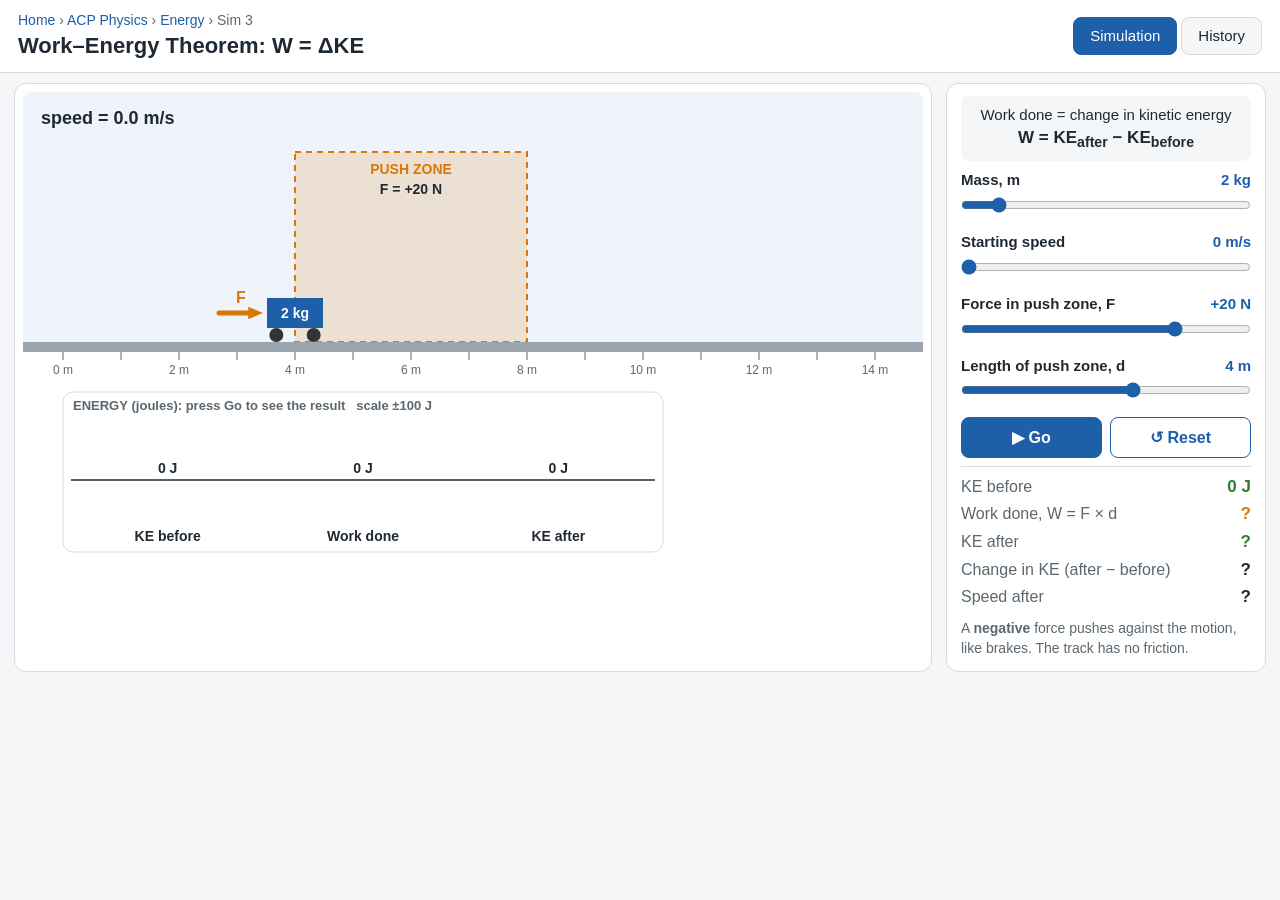
<file: acp/energy/work-energy-theorem/index.html>
<!DOCTYPE html>
<html lang="en">
<head>
<meta charset="utf-8">
<meta name="viewport" content="width=device-width, initial-scale=1">
<title>Work–Energy Theorem | ACP Energy Sims</title>
<link rel="stylesheet" href="../../../assets/sim.css">
</head>
<body>
<header class="sim-header">
  <div>
    <div class="crumbs"><a href="../../../">Home</a> › <a href="../../">ACP Physics</a> › <a href="../">Energy</a> › Sim 3</div>
    <h1>Work–Energy Theorem: W = ΔKE</h1>
  </div>
  <nav class="tabs">
    <button class="tab-btn active" data-tab="sim">Simulation</button>
    <button class="tab-btn" data-tab="hist">History</button>
  </nav>
</header>

<section id="sim" class="tab-panel active">
  <div class="sim-wrap">
    <div class="stage"><canvas id="cv"></canvas></div>
    <aside class="panel">
      <div class="eq">Work done = change in kinetic energy<br><b>W = KE<sub>after</sub> − KE<sub>before</sub></b></div>
      <div class="ctrl">
        <label>Mass, m <span class="val" id="m-val"></span></label>
        <input type="range" id="m" min="1" max="10" step="1" value="2">
      </div>
      <div class="ctrl">
        <label>Starting speed <span class="val" id="v0-val"></span></label>
        <input type="range" id="v0" min="0" max="10" step="1" value="0">
      </div>
      <div class="ctrl">
        <label>Force in push zone, F <span class="val" id="F-val"></span></label>
        <input type="range" id="F" min="-40" max="40" step="5" value="20">
      </div>
      <div class="ctrl">
        <label>Length of push zone, d <span class="val" id="d-val"></span></label>
        <input type="range" id="d" min="1" max="6" step="1" value="4">
      </div>
      <div class="btn-row">
        <button class="btn" id="go">▶ Go</button>
        <button class="btn secondary" id="reset">↺ Reset</button>
      </div>
      <div class="readouts">
        <div class="ro"><span class="k">KE before</span><span class="v" id="rKEi" style="color:var(--ke)"></span></div>
        <div class="ro"><span class="k">Work done, W = F × d</span><span class="v" id="rW" style="color:var(--work)"></span></div>
        <div class="ro"><span class="k">KE after</span><span class="v" id="rKEf" style="color:var(--ke)"></span></div>
        <div class="ro"><span class="k">Change in KE (after − before)</span><span class="v" id="rdKE"></span></div>
        <div class="ro"><span class="k">Speed after</span><span class="v" id="rvf"></span></div>
      </div>
      <p style="margin:0;font-size:14px;color:var(--muted)">A <b>negative</b> force pushes against the motion, like brakes. The track has no friction.</p>
    </aside>
  </div>
</section>

<section id="hist" class="tab-panel">
  <div class="history">
    <div class="card">
      <h2>Connecting work and motion</h2>
      <p>By 1800, engineers measured <b>work</b> (force × distance) and scientists argued about <b>vis viva</b> (mv²). The work–energy theorem connected the two: the work done on an object equals the change in its kinetic energy.</p>
    </div>
    <div class="card">
      <h3>Gaspard-Gustave de Coriolis <span class="dates">(1792–1843)</span></h3>
      <p>In <strong>1829</strong> Coriolis showed that if you define work as force × distance, then the work done on a body equals the change in <b>½mv²</b>. That is exactly why kinetic energy has the "½" in it. (Coriolis is also famous for the "Coriolis effect," which makes hurricanes spin.)</p>
    </div>
    <div class="card">
      <h3>Thomas Young <span class="dates">(1773–1829)</span></h3>
      <p>An English doctor and scientist (he also helped decode the Egyptian hieroglyphs on the Rosetta Stone). In <strong>1807</strong> he was the first to use the word <b>"energy"</b> in its modern scientific sense, for the quantity mv².</p>
    </div>
    <div class="card connect">
      <h3>Connections</h3>
      <p><strong>Sports:</strong> A baseball pitcher pushes the ball forward over about 2 meters during the throw. The work done by the hand becomes the ball's kinetic energy. A longer stride means a longer push distance, more work and a faster pitch.</p>
      <p><strong>Engineering:</strong> Car brakes do <em>negative</em> work. They push backward on the car while it moves forward, which removes kinetic energy. Highway "runaway truck ramps" use gravel and an uphill slope to do the same thing.</p>
    </div>
  </div>
</section>

<script src="../../../assets/sim.js"></script>
<script>
Sim.setupTabs();
const ctx = Sim.canvas('cv', 900, 470);
const PX = 58, X0 = 40, TRACK = 14.5, ZONE0 = 4, GROUND = 250, TIME = 0.45;
let ready = false, x = 0, v = 0, running = false, done = false;

const mS = Sim.slider('m', s => s + ' kg', reset);
const v0S = Sim.slider('v0', s => s + ' m/s', reset);
const FS = Sim.slider('F', s => (s > 0 ? '+' : '') + s + ' N', reset);
const dS = Sim.slider('d', s => s + ' m', reset);
document.getElementById('go').onclick = () => { reset(); running = true; };
document.getElementById('reset').onclick = reset;
function reset() { if (!ready) return; x = v0S.value > 0 ? 0 : ZONE0; v = v0S.value; running = false; done = false; if (ready) draw(); }
ready = true; reset();

// predicted outcome
function outcome() {
  const m = mS.value, v0 = v0S.value, F = FS.value, d = dS.value;
  const KEi = 0.5 * m * v0 * v0;
  let W = F * d, KEf = KEi + W, stopAt = null;
  if (KEf < 0) { stopAt = KEi / -F; W = -KEi; KEf = 0; }
  if (v0 === 0 && F <= 0) { W = 0; KEf = 0; stopAt = 0; }
  return { KEi, W, KEf, vf: Math.sqrt(2 * KEf / m), stopAt };
}

function draw() {
  const o = outcome(), d = dS.value, F = FS.value, W = ctx.W;
  ctx.clearRect(0, 0, W, ctx.H);
  ctx.fillStyle = '#eef4fa'; ctx.fillRect(0, 0, W, GROUND);
  // push zone
  const zx = X0 + ZONE0 * PX, zw = d * PX;
  ctx.fillStyle = F >= 0 ? 'rgba(217,119,6,.16)' : 'rgba(192,57,43,.14)';
  ctx.fillRect(zx, 60, zw, GROUND - 60);
  ctx.strokeStyle = F >= 0 ? Sim.C.work : Sim.C.th; ctx.setLineDash([6, 5]); ctx.lineWidth = 2;
  ctx.strokeRect(zx, 60, zw, GROUND - 60); ctx.setLineDash([]);
  Sim.text(ctx, F >= 0 ? 'PUSH ZONE' : 'BRAKING ZONE', zx + zw / 2, 82, { size: 14, weight: 700, align: 'center', color: F >= 0 ? Sim.C.work : Sim.C.th });
  Sim.text(ctx, 'F = ' + (F > 0 ? '+' : '') + F + ' N', zx + zw / 2, 102, { size: 14, align: 'center' });
  // track
  ctx.fillStyle = '#9aa5ad'; ctx.fillRect(0, GROUND, W, 10);
  for (let m = 0; m <= 14; m++) {
    const tx = X0 + m * PX;
    ctx.strokeStyle = '#5b6770'; ctx.lineWidth = 1; ctx.beginPath(); ctx.moveTo(tx, GROUND + 10); ctx.lineTo(tx, GROUND + 18); ctx.stroke();
    if (m % 2 === 0) Sim.text(ctx, m + ' m', tx, GROUND + 32, { size: 12, weight: 500, align: 'center', color: '#5b6770' });
  }
  // cart
  const cx = X0 + x * PX, cw = 50 + mS.value * 3, ch = 26 + mS.value * 2;
  ctx.fillStyle = '#1d5fa8'; ctx.fillRect(cx - cw / 2, GROUND - ch - 14, cw, ch);
  Sim.text(ctx, mS.value + ' kg', cx, GROUND - ch / 2 - 9, { size: 14, color: '#fff', align: 'center' });
  ctx.fillStyle = '#333'; [cx - cw / 3, cx + cw / 3].forEach(wx => { ctx.beginPath(); ctx.arc(wx, GROUND - 7, 7, 0, 7); ctx.fill(); });
  // force arrow while in zone
  const inZone = x >= ZONE0 - 1e-6 && x <= ZONE0 + d + 1e-6;
  if (inZone && F !== 0 && !(done && v === 0 && F < 0)) {
    const L = Math.abs(F) * 2.2;
    if (F > 0) Sim.arrow(ctx, cx - cw / 2 - L - 4, GROUND - ch / 2 - 14, cx - cw / 2 - 4, GROUND - ch / 2 - 14, Sim.C.work, 5, 'F', 'mid');
    else Sim.arrow(ctx, cx + cw / 2 + L + 4, GROUND - ch / 2 - 14, cx + cw / 2 + 4, GROUND - ch / 2 - 14, Sim.C.th, 5, 'F', 'mid');
  }
  if (v > 0.01) Sim.arrow(ctx, cx, GROUND - ch - 30, cx + v * 7 + 10, GROUND - ch - 30, '#1f2933', 3, 'v', 'end');
  Sim.text(ctx, 'speed = ' + Sim.fmt(v, 1) + ' m/s', 18, 32, { size: 18, weight: 700 });
  if (o.stopAt !== null && o.stopAt > 0 && F < 0) Sim.text(ctx, 'The brakes stop the cart ' + Sim.fmt(o.stopAt, 1) + ' m into the zone.', 18, 54, { size: 15, color: Sim.C.th });
  if (v0S.value === 0 && F <= 0) Sim.text(ctx, 'The cart is not moving. Give it a starting speed or a forward push.', 18, 54, { size: 15, color: Sim.C.th });

  // bars (show results only after the run, or the prediction greyed before)
  const show = done;
  const big = Math.max(o.KEi, Math.abs(F * d), o.KEi + Math.max(0, F * d), 20);
  const maxAbs = Math.ceil(big * 1.1 / 50) * 50;
  Sim.bars(ctx, 40, 300, 600, 160, [
    { label: 'KE before', value: o.KEi, color: Sim.C.ke },
    { label: 'Work done', value: show ? o.W : 0, color: o.W >= 0 ? Sim.C.work : Sim.C.th },
    { label: 'KE after', value: show ? o.KEf : 0, color: Sim.C.ke },
  ], maxAbs, { title: (show ? 'ENERGY (joules)' : 'ENERGY (joules): press Go to see the result') + '   scale ±' + maxAbs + ' J', allowNeg: true });

  const q = id => document.getElementById(id);
  q('rKEi').textContent = Sim.nice(o.KEi) + ' J';
  q('rW').textContent = show ? Sim.nice(o.W) + ' J' : '?';
  q('rKEf').textContent = show ? Sim.nice(o.KEf) + ' J' : '?';
  q('rdKE').textContent = show ? Sim.nice(o.KEf - o.KEi) + ' J' : '?';
  q('rvf').textContent = show ? Sim.fmt(o.vf, 1) + ' m/s' : '?';
}

Sim.loop(dt => {
  if (running) {
    const h = dt * TIME, F = FS.value, m = mS.value, d = dS.value, o = outcome();
    const inZone = x >= ZONE0 && x < ZONE0 + d;
    if (inZone) {
      v += (F / m) * h;
      if (v <= 0) { v = 0; x = ZONE0 + (o.stopAt ?? 0); running = false; done = true; }
    }
    x += v * h;
    if (running && x >= ZONE0 + d && (x - v * h) < ZONE0 + d) v = o.vf; // snap exit speed exactly
    if (x > TRACK - 0.6) { x = TRACK - 0.6; running = false; done = true; }
    if (v === 0 && running && !inZone) { running = false; done = true; }
  }
  draw();
});
</script>
</body>
</html>
</file>
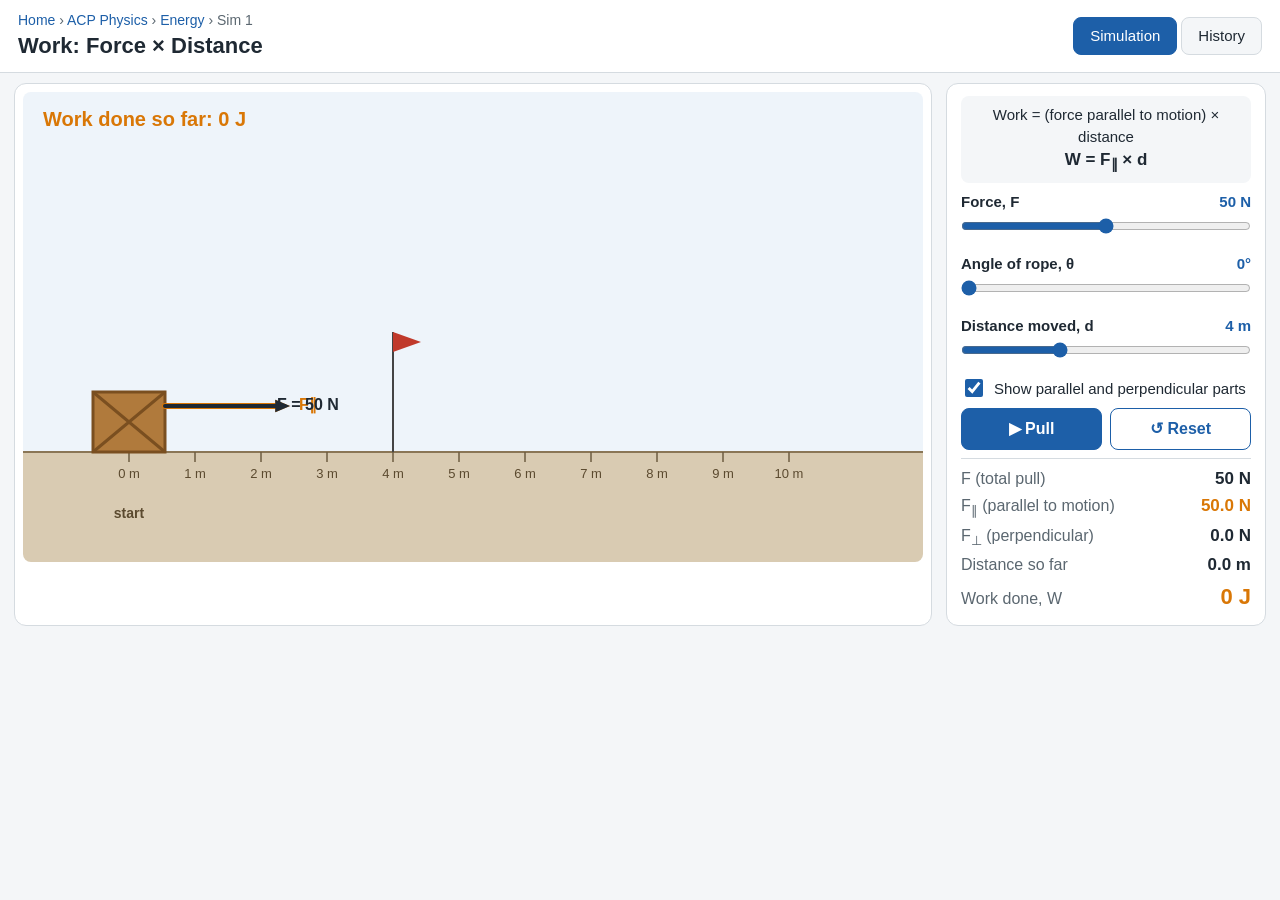
<file: acp/energy/work/index.html>
<!DOCTYPE html>
<html lang="en">
<head>
<meta charset="utf-8">
<meta name="viewport" content="width=device-width, initial-scale=1">
<title>Work | ACP Energy Sims</title>
<link rel="stylesheet" href="../../../assets/sim.css">
</head>
<body>
<header class="sim-header">
  <div>
    <div class="crumbs"><a href="../../../">Home</a> › <a href="../../">ACP Physics</a> › <a href="../">Energy</a> › Sim 1</div>
    <h1>Work: Force × Distance</h1>
  </div>
  <nav class="tabs">
    <button class="tab-btn active" data-tab="sim">Simulation</button>
    <button class="tab-btn" data-tab="hist">History</button>
  </nav>
</header>

<section id="sim" class="tab-panel active">
  <div class="sim-wrap">
    <div class="stage"><canvas id="cv"></canvas></div>
    <aside class="panel">
      <div class="eq">Work = (force parallel to motion) × distance<br><b>W = F<sub>∥</sub> × d</b></div>
      <div class="ctrl">
        <label>Force, F <span class="val" id="F-val"></span></label>
        <input type="range" id="F" min="0" max="100" step="5" value="50">
      </div>
      <div class="ctrl">
        <label>Angle of rope, θ <span class="val" id="ang-val"></span></label>
        <input type="range" id="ang" min="0" max="90" step="5" value="0">
      </div>
      <div class="ctrl">
        <label>Distance moved, d <span class="val" id="d-val"></span></label>
        <input type="range" id="d" min="1" max="10" step="1" value="4">
      </div>
      <label class="check"><input type="checkbox" id="parts" checked> Show parallel and perpendicular parts</label>
      <div class="btn-row">
        <button class="btn" id="go">▶ Pull</button>
        <button class="btn secondary" id="reset">↺ Reset</button>
      </div>
      <div class="readouts">
        <div class="ro"><span class="k">F (total pull)</span><span class="v" id="rF"></span></div>
        <div class="ro"><span class="k">F<sub>∥</sub> (parallel to motion)</span><span class="v" id="rFpar" style="color:var(--work)"></span></div>
        <div class="ro"><span class="k">F<sub>⊥</sub> (perpendicular)</span><span class="v" id="rFperp"></span></div>
        <div class="ro"><span class="k">Distance so far</span><span class="v" id="rd"></span></div>
        <div class="ro big"><span class="k">Work done, W</span><span class="v" id="rW" style="color:var(--work)"></span></div>
      </div>
    </aside>
  </div>
</section>

<section id="hist" class="tab-panel">
  <div class="history">
    <div class="card">
      <h2>Where did the idea of "work" come from?</h2>
      <p>In everyday English, "work" means any effort. In physics it has a precise meaning: a force does work only when the object moves, and only the part of the force <em>along</em> the motion counts.</p>
    </div>
    <div class="card">
      <h3>Gaspard-Gustave de Coriolis <span class="dates">(1792–1843)</span></h3>
      <p>A French engineer and mathematician. In <strong>1829</strong>, in his book <em>On the Calculation of the Effect of Machines</em>, he gave the word <em>travail</em> ("work") its scientific meaning: force multiplied by the distance moved in the direction of the force. He wanted a fair way to measure what a machine actually accomplishes.</p>
    </div>
    <div class="card">
      <h3>Jean-Victor Poncelet <span class="dates">(1788–1867)</span></h3>
      <p>A French engineer and army officer who taught mechanics to engineers. Like Coriolis, he championed the idea of "mechanical work" in the 1820s and 1830s. He worked out many of his geometry ideas while a prisoner of war in Russia after Napoleon's failed invasion of <strong>1812</strong>.</p>
    </div>
    <div class="card">
      <h3>James Watt <span class="dates">(1736–1819)</span></h3>
      <p>The Scottish inventor whose improved steam engine (patented <strong>1769</strong>) helped power the Industrial Revolution. To sell engines, he compared them to horses and invented the unit <strong>horsepower</strong>. The SI unit of power, the <strong>watt</strong> (1 joule of work per second), is named after him.</p>
    </div>
    <div class="card connect">
      <h3>Connections</h3>
      <p><strong>History and engineering:</strong> The idea of "work" grew out of the Industrial Revolution. Factory owners needed to compare water wheels, horses and steam engines, so they had to measure how much useful work each one did.</p>
      <p><strong>Biology:</strong> When you hold a heavy backpack still, your muscles get tired, but you do <em>no</em> physics work on the backpack because it doesn't move. Your muscle fibers are still using food energy to keep contracting.</p>
    </div>
  </div>
</section>

<script src="../../../assets/sim.js"></script>
<script>
Sim.setupTabs();
const ctx = Sim.canvas('cv', 900, 470);
const PX_PER_M = 66, X0 = 70, FLOOR = 360, BOX_W = 72, BOX_H = 60, N_SCALE = 2.5;
let pos = 0, moving = false, ready = false;

const F = Sim.slider('F', v => v + ' N', reset);
const ang = Sim.slider('ang', v => v + '°', reset);
const dS = Sim.slider('d', v => v + ' m', reset);
const parts = document.getElementById('parts');
parts.addEventListener('change', draw);
document.getElementById('go').onclick = () => { if (pos >= dS.value - 1e-6) pos = 0; moving = true; };
document.getElementById('reset').onclick = reset;
function reset() { pos = 0; moving = false; if (ready) draw(); }
ready = true;

function vals() {
  const th = Sim.rad(ang.value);
  const Fpar = F.value * Math.cos(th), Fperp = F.value * Math.sin(th);
  return { Fpar: Math.abs(Fpar) < 1e-9 ? 0 : Fpar, Fperp, th };
}

function draw() {
  const { Fpar, Fperp, th } = vals();
  const W = ctx.W, H = ctx.H;
  ctx.clearRect(0, 0, W, H);
  // sky + floor
  ctx.fillStyle = '#eef4fa'; ctx.fillRect(0, 0, W, FLOOR);
  ctx.fillStyle = '#d9cbb2'; ctx.fillRect(0, FLOOR, W, H - FLOOR);
  ctx.strokeStyle = '#8a7656'; ctx.lineWidth = 2; ctx.beginPath(); ctx.moveTo(0, FLOOR); ctx.lineTo(W, FLOOR); ctx.stroke();
  // meter ruler
  for (let m = 0; m <= 10; m++) {
    const x = X0 + m * PX_PER_M + BOX_W / 2;
    ctx.strokeStyle = '#6d5c40'; ctx.lineWidth = 1.5;
    ctx.beginPath(); ctx.moveTo(x, FLOOR); ctx.lineTo(x, FLOOR + 10); ctx.stroke();
    Sim.text(ctx, m + ' m', x, FLOOR + 26, { size: 13, weight: 500, color: '#5b4a2f', align: 'center' });
  }
  // finish flag at d
  const fx = X0 + dS.value * PX_PER_M + BOX_W / 2;
  ctx.strokeStyle = '#444'; ctx.lineWidth = 2; ctx.beginPath(); ctx.moveTo(fx, FLOOR); ctx.lineTo(fx, FLOOR - 120); ctx.stroke();
  ctx.fillStyle = '#c0392b'; ctx.beginPath(); ctx.moveTo(fx, FLOOR - 120); ctx.lineTo(fx + 28, FLOOR - 110); ctx.lineTo(fx, FLOOR - 100); ctx.fill();
  // displacement arrow
  const sx = X0 + BOX_W / 2, cx = X0 + pos * PX_PER_M + BOX_W / 2;
  if (pos > 0.05) Sim.arrow(ctx, sx, FLOOR + 62, cx, FLOOR + 62, '#333', 3, 'd = ' + Sim.fmt(pos, 1) + ' m', 'mid');
  else Sim.text(ctx, 'start', sx, FLOOR + 66, { size: 14, color: '#5b4a2f', align: 'center' });
  // crate
  const bx = X0 + pos * PX_PER_M, by = FLOOR - BOX_H;
  ctx.fillStyle = '#b07a3c'; ctx.fillRect(bx, by, BOX_W, BOX_H);
  ctx.strokeStyle = '#7a4f20'; ctx.lineWidth = 3; ctx.strokeRect(bx, by, BOX_W, BOX_H);
  ctx.beginPath(); ctx.moveTo(bx, by); ctx.lineTo(bx + BOX_W, by + BOX_H); ctx.moveTo(bx + BOX_W, by); ctx.lineTo(bx, by + BOX_H); ctx.stroke();
  // rope + force arrow from attachment point
  const ax = bx + BOX_W, ay = by + 14;
  const L = F.value * N_SCALE;
  const tx = ax + L * Math.cos(th), ty = ay - L * Math.sin(th);
  if (F.value > 0) {
    if (parts.checked) {
      // parallel and perpendicular components
      Sim.arrow(ctx, ax, ay, ax + Fpar * N_SCALE, ay, Sim.C.work, 6, Fpar > 0.5 ? 'F∥' : '', 'end');
      ctx.save(); ctx.setLineDash([6, 5]); ctx.strokeStyle = '#7d8a94'; ctx.lineWidth = 2;
      ctx.beginPath(); ctx.moveTo(ax + Fpar * N_SCALE, ay); ctx.lineTo(tx, ty); ctx.stroke(); ctx.restore();
      if (Fperp > 0.5) Sim.text(ctx, 'F⊥', ax + Fpar * N_SCALE + 16, (ay + ty) / 2, { size: 15, color: '#5b6770' });
    }
    Sim.arrow(ctx, ax, ay, tx, ty, '#1f2933', 4, 'F = ' + F.value + ' N', 'end');
    // angle arc
    if (ang.value > 0) {
      ctx.strokeStyle = '#555'; ctx.lineWidth = 1.5; ctx.beginPath(); ctx.arc(ax, ay, 34, -th, 0); ctx.stroke();
      Sim.text(ctx, ang.value + '°', ax + 44 * Math.cos(th / 2), ay - 44 * Math.sin(th / 2) + 5, { size: 14 });
    }
  }
  // work counter
  const Wsofar = Fpar * pos;
  Sim.text(ctx, 'Work done so far: ' + Sim.nice(Wsofar) + ' J', 20, 34, { size: 20, weight: 700, color: Sim.C.work });
  if (F.value > 0 && Fpar < 0.5) Sim.text(ctx, 'Force is perpendicular to the motion: no work is done!', 20, 62, { size: 16, color: '#c0392b' });

  document.getElementById('rF').textContent = F.value + ' N';
  document.getElementById('rFpar').textContent = Sim.fmt(Fpar, 1) + ' N';
  document.getElementById('rFperp').textContent = Sim.fmt(Fperp, 1) + ' N';
  document.getElementById('rd').textContent = Sim.fmt(pos, 1) + ' m';
  document.getElementById('rW').textContent = Sim.nice(Wsofar) + ' J';
}

Sim.loop(dt => {
  if (moving) {
    pos = Math.min(dS.value, pos + 1.6 * dt);
    if (pos >= dS.value) moving = false;
  }
  draw();
});
</script>
</body>
</html>
</file>
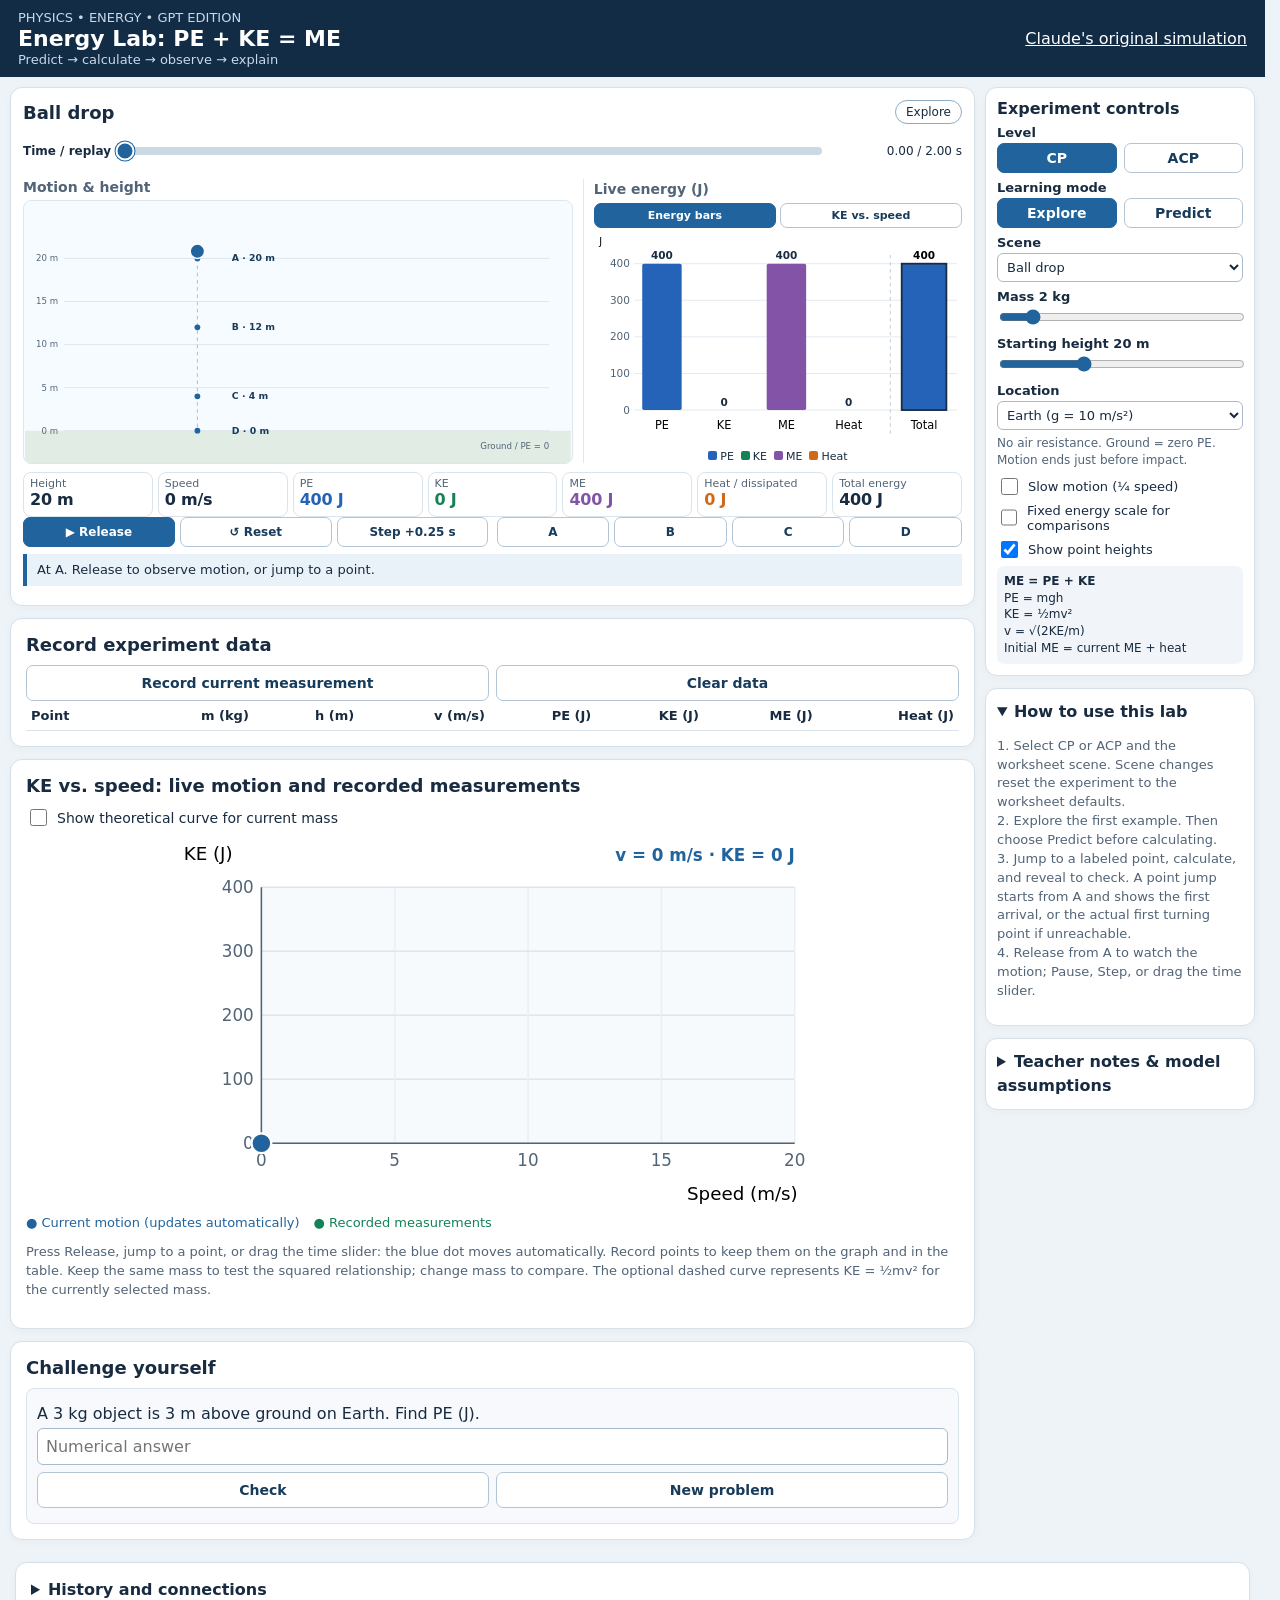
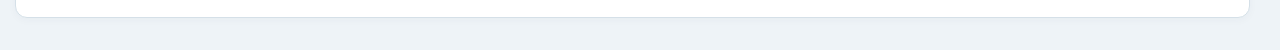
<file: acp/energy/energy-lab/GPT/index.html>
<!doctype html><html lang="en"><head><meta charset="utf-8"><meta name="viewport" content="width=device-width,initial-scale=1"><title>Energy Lab | GPT Edition</title><style>
:root{font-family:system-ui,sans-serif;color:#182b40;background:#eef3f7;--pe:#2563b8;--ke:#138257;--me:#8253a7;--q:#d16a18}*{box-sizing:border-box}body{margin:0}header{background:#122c46;color:white;padding:18px 24px;display:flex;justify-content:space-between;align-items:center;gap:16px;flex-wrap:wrap}header h1{margin:3px 0;font-size:25px}header p{margin:0;font-size:13px;color:#c8d9eb}header a{color:white}main{max-width:1420px;margin:auto;padding:15px;display:grid;grid-template-columns:minmax(0,1fr) 325px;gap:16px}.card{background:white;border:1px solid #d5e0e8;border-radius:12px;padding:15px;margin-bottom:12px;box-shadow:0 2px 8px #18334d09}h2,h3{margin:0 0 10px;font-size:18px}h3{font-size:15px}label{font-weight:650;font-size:14px;display:block;margin:11px 0 5px}select,input[type=number]{width:100%;padding:8px;border:1px solid #a8bacb;border-radius:6px;background:white;color:inherit;font:inherit}input[type=range]{width:100%;accent-color:#21649d}button{cursor:pointer;font:600 14px system-ui;border:1px solid #b3c5d5;border-radius:7px;padding:9px 12px;color:#173b5a;background:white}button:hover{background:#e8f3fb}button.active,button.primary{background:#21649d;color:white;border-color:#21649d}button:focus-visible,input:focus-visible,select:focus-visible{outline:3px solid #ffbf47;outline-offset:2px}.row{display:flex;gap:7px;flex-wrap:wrap;align-items:center}.row button{flex:1}.muted{color:#526477;font-size:13px;line-height:1.45}.status{background:#eaf2f9;border-left:4px solid #21649d;padding:10px 13px;min-height:45px;line-height:1.4;font-size:14px;margin-top:8px}.stage{width:100%;display:block;background:#f6fbff;border:1px solid #dce7ef;border-radius:8px;aspect-ratio: 760/365}svg text{font-family:system-ui,sans-serif}.readouts{display:grid;grid-template-columns:repeat(3,1fr);gap:8px}.metric{border:1px solid #d9e4ed;border-radius:8px;padding:9px;min-width:0}.metric small{display:block;color:#516477;font-size:12px}.metric strong{display:block;font-size:clamp(16px,2.2vw,23px);font-variant-numeric:tabular-nums;overflow-wrap:anywhere}.legend{display:flex;gap:14px;flex-wrap:wrap;font-size:13px}.swatch{display:inline-block;width:11px;height:11px;border-radius:2px;margin-right:4px}.check{font-weight:400;display:flex;align-items:center;gap:7px;margin:8px 0}.check input{width:17px;height:17px}.hidden{display:none!important}table{width:100%;border-collapse:collapse;font-size:13px;font-variant-numeric:tabular-nums}th,td{text-align:right;padding:7px 5px;border-bottom:1px solid #dbe4eb}th:first-child,td:first-child{text-align:left}.scroll{overflow:auto}details{line-height:1.5}summary{cursor:pointer;font-weight:700}.pill{display:inline-block;border:1px solid #8aabc6;border-radius:20px;padding:4px 10px;font-size:12px}.points button{min-width:39px}.big{font-weight:700}.formula{font-size:14px;background:#f1f5f9;padding:11px;border-radius:7px;line-height:1.6}.split{display:grid;grid-template-columns:1fr 1fr;gap:12px}.challenge{background:#f7f9fc;border:1px solid #d9e4ed;padding:10px;border-radius:8px}.challenge p{margin:5px 0}.above{display:flex;align-items:center;justify-content:space-between;gap:10px;margin-bottom:8px}.above h2{margin:0}.foot{max-width:1420px;margin:0 auto;padding:0 15px 20px}.foot p{margin:8px 0}@media(max-width:850px){main{grid-template-columns:1fr}.controls{grid-row:1}.controls .compact{display:grid;grid-template-columns:1fr 1fr;gap:0 10px}.split{grid-template-columns:1fr}.stage{min-height:220px}}@media(max-width:480px){.readouts{grid-template-columns:1fr 1fr}header{padding:13px}main{padding:8px}.card{padding:10px}.row button{padding:8px}}@media(prefers-reduced-motion:reduce){*{scroll-behavior:auto}}

/* Classroom layout: the animated object and energy graph share one viewport. */
header{padding:10px 18px;gap:8px}header h1{font-size:22px;margin:1px 0}
main{max-width:1600px;padding:10px;grid-template-columns:minmax(0,1fr) 270px;gap:10px}main>section{min-width:0}
.liveCard{padding:12px}.liveGrid{display:grid;grid-template-columns:minmax(0,1.55fr) minmax(0,1fr);gap:10px;align-items:start}
.motionPane,.energyPane{min-width:0}.motionPane h3,.energyPane h3{margin:0 0 5px;font-size:14px;color:#526477}
.energyPane .above{min-height:19px;margin-bottom:5px}.energyPane .above h3{margin:0}
.stage{width:100%;height:auto;aspect-ratio:760/365;min-height:0}.energyPane #bars{display:block;width:100%;height:auto;aspect-ratio:420/248}
.energyPane{border-left:1px solid #e0e7ee;padding-left:10px}.energyPane .legend{font-size:11px;gap:7px;justify-content:center}.energyPane .swatch{width:9px;height:9px;margin-right:3px}
.liveCard .readouts{grid-template-columns:repeat(7,minmax(0,1fr));gap:5px;margin-top:8px}.liveCard .metric{padding:5px 6px}.liveCard .metric small{font-size:11px;line-height:1.1}.liveCard .metric strong{font-size:clamp(12px,1.25vw,18px);line-height:1.3;white-space:nowrap;letter-spacing:-.25px}
.liveCard .status{min-height:0;margin:7px 0;padding:7px 10px;font-size:13px}.transport{display:grid;grid-template-columns:1fr 1fr;gap:8px}.transport .row{gap:5px;flex-wrap:nowrap}.transport button{padding:7px 5px;font-size:12px;min-width:0;white-space:nowrap}.timeRow{display:flex;align-items:center;gap:8px;margin-top:5px}.timeRow label{margin:0;white-space:nowrap;font-size:12px}.timeRow input{flex:1;width:auto;min-width:0}
.controls .card{padding:11px}.controls h2{font-size:16px;margin-bottom:5px}.controls label{margin:7px 0 3px;font-size:13px}.controls button{padding:6px 9px}.controls select{padding:5px;font-size:13px}.controls .check{margin:5px 0}.controls .formula{font-size:12px;padding:7px;line-height:1.4}.controls #modelNote{font-size:12px;margin:5px 0}
@media(min-width:1100px){.liveGrid{grid-template-columns:minmax(0,1.45fr) minmax(0,1fr)}}
@media(max-width:1050px) and (min-width:851px){main{grid-template-columns:minmax(0,1fr) 245px}.liveCard .readouts{grid-template-columns:repeat(4,minmax(0,1fr))}.liveCard .metric strong{font-size:14px}.transport{grid-template-columns:1fr}.liveGrid{grid-template-columns:minmax(0,1.2fr) minmax(0,1fr)}}
@media(max-width:850px){main{display:flex;flex-direction:column}main>section{display:contents}.liveCard{order:0}.controls{order:1;grid-row:auto}.dataCard{order:2}#graphCard{order:3}main>section>.card:last-child{order:4}.liveGrid{grid-template-columns:minmax(0,1.4fr) minmax(0,1fr)}.liveCard .readouts{grid-template-columns:repeat(4,minmax(0,1fr))}.liveCard .metric strong{font-size:14px}}
@media(max-width:560px){.liveGrid{grid-template-columns:1fr}.energyPane{border-left:0;border-top:1px solid #e0e7ee;padding:8px 0 0}.energyPane #bars{max-height:210px}.transport{grid-template-columns:1fr}.liveCard .readouts{grid-template-columns:repeat(3,minmax(0,1fr))}.liveCard .metric strong{white-space:normal}.timeRow label{font-size:11px}}
.graphSwitch{margin-bottom:5px;gap:4px}.graphSwitch button{padding:5px 4px;font-size:11px}.energyPane #liveGraph{width:100%;height:auto;display:block;aspect-ratio:420/248}.energyPane #liveKEBox .legend{margin:4px 0}

/* Keep the scrubber in a stable location while time and status text change. */
.timeRow{display:grid;grid-template-columns:84px minmax(0,1fr) 122px;gap:8px;align-items:center;margin-top:8px}
.timeRow label{font-size:12px;margin:0}.timeRow #clock{font-size:12px;font-variant-numeric:tabular-nums;white-space:nowrap;text-align:right}
.timeRow input{display:block;width:100%;min-width:0;margin:0;touch-action:none;cursor:ew-resize}
@media(max-width:480px){.timeRow{grid-template-columns:minmax(0,1fr) 118px;gap:5px}.timeRow label{grid-column:1/-1}.timeRow input{width:100%}}

/* The replay track sits above all changing content; native range dragging is not used. */
html{scrollbar-gutter:stable}body{overflow-anchor:none}
.replayRow{margin:0 0 10px;grid-template-columns:84px minmax(0,1fr) 122px;height:37px}
.replayRow #replayLabel{font-size:12px;font-weight:650;white-space:nowrap}
#time{position:relative;min-width:0;width:100%;height:34px;display:flex;align-items:center;padding:0 10px;touch-action:none;user-select:none;-webkit-user-select:none;cursor:ew-resize;outline-offset:2px}
#time:focus-visible{outline:3px solid #ffbf47;border-radius:5px}
#time[aria-disabled="true"]{opacity:.45;cursor:default}
.replayRail{position:relative;width:100%;height:8px;border-radius:6px;background:#cbd9e5;pointer-events:none}
#replayFill{position:absolute;left:0;top:0;height:100%;width:0%;background:#21649d;border-radius:6px}
#replayThumb{position:absolute;left:0%;top:50%;width:19px;height:19px;transform:translate(-50%,-50%);border-radius:50%;background:#21649d;border:2px solid white;box-shadow:0 0 0 1px #21649d}
#replayThumb,#replayFill{pointer-events:none;transition:none}
#clock{display:block;min-width:0;overflow:hidden}
.liveCard .metric strong{overflow:hidden;text-overflow:ellipsis}
@media(max-width:480px){.replayRow{height:auto;grid-template-columns:minmax(0,1fr) 118px}.replayRow #replayLabel{grid-column:1/-1}}
</style></head><body><header><div><p>PHYSICS • ENERGY • GPT EDITION</p><h1>Energy Lab: PE + KE = ME</h1><p>Predict → calculate → observe → explain</p></div><a href="../">Claude's original simulation</a></header><main><section>
<div class="card liveCard"><div class="above"><h2 id="title">Ball drop</h2><span class="pill" id="modeLabel">Explore</span></div>
<div class="timeRow replayRow"><span id="replayLabel">Time / replay</span><div id="time" role="slider" tabindex="0" aria-labelledby="replayLabel" aria-valuemin="0" aria-valuemax="100" aria-valuenow="0"><div class="replayRail"><div id="replayFill"></div><div id="replayThumb"></div></div></div><output id="clock">0.00 / 0.00 s</output></div><div class="liveGrid">
<div class="motionPane"><h3>Motion &amp; height</h3><svg id="stage" class="stage" viewBox="0 0 760 365" role="img" aria-label="Animated energy experiment with labeled heights"></svg></div>
<div class="energyPane"><div class="above"><h3 id="energyHeading">Live energy (J)</h3><button id="reveal" class="primary hidden">Reveal answers</button></div>
<div class="row graphSwitch"><button id="viewBars" class="active" aria-pressed="true">Energy bars</button><button id="viewKE" aria-pressed="false">KE vs. speed</button></div><div id="barsBox"><svg id="bars" viewBox="0 0 420 248" role="img" aria-label="Individual energy bars and conserved stacked energy bar"></svg><div class="legend"><span><i class="swatch" style="background:var(--pe)"></i>PE</span><span><i class="swatch" style="background:var(--ke)"></i>KE</span><span><i class="swatch" style="background:var(--me)"></i>ME</span><span><i class="swatch" style="background:var(--q)"></i>Heat</span></div></div>
<div id="liveKEBox" class="hidden"><svg id="liveGraph" viewBox="0 0 420 248" role="img" aria-label="Live kinetic energy versus speed"></svg><div class="legend"><span style="color:#21649d">● Current motion</span><span style="color:#138257">● Recorded</span></div><div class="row graphSwitch"><button id="liveRecord">Record point</button></div></div><div id="predictionHelp" class="muted hidden">Energy and speed are hidden. Calculate on your worksheet, then reveal to check. Moving to another point hides answers again.</div></div>
</div><div class="readouts" id="metrics"></div>
<div class="transport"><div class="row"><button id="go" class="primary">▶ Release</button><button id="reset">↺ Reset</button><button id="step">Step +0.25 s</button></div><div class="row points" id="points" aria-label="Jump to a point"></div></div><div class="status" id="status" aria-live="polite"></div></div>
<div class="card dataCard"><h2>Record experiment data</h2><div class="row"><button id="record">Record current measurement</button><button id="clear">Clear data</button></div><div class="scroll" id="dataBox"><table><thead><tr><th>Point</th><th>m (kg)</th><th>h (m)</th><th>v (m/s)</th><th>PE (J)</th><th>KE (J)</th><th>ME (J)</th><th>Heat (J)</th></tr></thead><tbody id="data"></tbody></table></div></div>
<div class="card" id="graphCard"><h2>KE vs. speed: live motion and recorded measurements</h2><label class="check"><input type="checkbox" id="theoryCurve"> Show theoretical curve for current mass</label><svg id="graph" viewBox="0 0 420 248" style="width:100%;max-width:640px;display:block;margin:auto" role="img" aria-label="Live and recorded kinetic energy versus speed"></svg><div class="legend"><span style="color:#21649d">● Current motion (updates automatically)</span><span style="color:#138257">● Recorded measurements</span></div><p class="muted">Press Release, jump to a point, or drag the time slider: the blue dot moves automatically. Record points to keep them on the graph and in the table. Keep the same mass to test the squared relationship; change mass to compare. The optional dashed curve represents KE = ½mv² for the currently selected mass.</p></div>
<div class="card"><h2>Challenge yourself</h2><div class="challenge"><p id="challengeQ"></p><div class="row"><input type="number" id="answer" placeholder="Numerical answer" aria-label="Challenge answer"><button id="check">Check</button><button id="next">New problem</button></div><p id="feedback" aria-live="polite" class="muted"></p></div></div>
</section><aside class="controls"><div class="card"><h2>Experiment controls</h2><label>Level</label><div class="row"><button id="cp" class="active">CP</button><button id="acp">ACP</button></div><label>Learning mode</label><div class="row"><button id="explore" class="active">Explore</button><button id="predict">Predict</button></div><div class="compact"><div><label for="scene">Scene</label><select id="scene"><option value="drop">Ball drop</option><option value="bowl">Ball in a bowl</option><option value="coaster">Roller coaster</option><option value="designer">Coaster designer</option><option value="bounce">Bouncing ball</option></select></div><div><label for="mass">Mass <span id="massV"></span></label><input id="mass" type="range" min="1" max="10" value="2"></div><div><label for="height">Starting height <span id="heightV"></span></label><input id="height" type="range" min="5" max="50" step="1" value="20"></div><div><label for="loc">Location</label><select id="loc"><option value="10">Earth (g = 10 m/s²)</option><option value="1.6">Moon (g = 1.6 m/s²)</option></select></div><div id="cpF"><label class="check"><input id="fricCP" type="checkbox"> Friction on</label></div><div id="acpF" class="hidden"><label for="fric">Friction</label><select id="fric"><option value="0">None</option><option value=".05">Low</option><option value=".1">Medium</option><option value=".25">High</option></select></div><div id="speedCtl" class="hidden"><label for="initial">Initial downward speed <span id="initialV"></span></label><input id="initial" type="range" min="0" max="20" value="0" step="1"></div><div id="hillCtl" class="hidden"><label for="hill">Hill C height <span id="hillV"></span></label><input id="hill" type="range" min="5" max="35" value="12" step="1"></div><div id="bounceCtl" class="hidden"><label for="retain">Energy retained per bounce <span id="retainV"></span></label><input id="retain" type="range" min="20" max="90" step="10" value="70"></div></div><p id="modelNote" class="muted"></p><label class="check"><input id="slow" type="checkbox"> Slow motion (¼ speed)</label><label class="check"><input id="fixed" type="checkbox"> Fixed energy scale for comparisons</label><label class="check"><input id="heights" type="checkbox" checked> Show point heights</label><div class="formula"><b>ME = PE + KE</b><br>PE = mgh<br>KE = ½mv²<br>v = √(2KE/m)<br>Initial ME = current ME + heat</div></div>
<div class="card"><details open><summary>How to use this lab</summary><p class="muted">1. Select CP or ACP and the worksheet scene. Scene changes reset the experiment to the worksheet defaults.<br>2. Explore the first example. Then choose Predict before calculating.<br>3. Jump to a labeled point, calculate, and reveal to check. A point jump starts from A and shows the first arrival, or the actual first turning point if unreachable.<br>4. Release from A to watch the motion; Pause, Step, or drag the time slider.</p></details></div>
<div class="card"><details><summary>Teacher notes & model assumptions</summary><p class="muted">The ball in the bowl slides without rotating; coaster is a point mass constrained to the track. Track resistance is a constant opposing force F = k·mg, not a general model of wheel friction. Heat denotes accumulated dissipated energy in the object + surroundings. Track is sampled into short straight segments. Earth uses g = 10; Moon uses g = 1.6. The drop ends just before ground impact. Bounce losses occur at impacts only; the final tiny motion is truncated.</p></details></div></aside></main>
<div class="foot"><div class="card"><details><summary>History and connections</summary><p><b>Willem 's Gravesande (1688–1742), circa 1722:</b> dropping balls into clay helped establish the importance of speed squared. <b>Émilie du Châtelet (1706–1749)</b> discussed the vis viva evidence in 1740.</p><p><b>Count Rumford (1753–1814), 1798:</b> cannon-boring experiments connected mechanical energy and heating. Rumford was born in Woburn, Massachusetts.</p><p><b>James Prescott Joule (1818–1889), 1840s:</b> falling weights drove paddles in water, demonstrating a quantitative connection between mechanical energy and thermal energy.</p><p>Connections: hydroelectric dams, roller coaster design, and energy dissipation in collisions.</p></details></div></div>
<script>
const Physics=(function physics(){
  const lerp=(a,b,t)=>a+(b-a)*t;
  function model(p){
    const {scene,m,h,g,k,v0,hill,r}=p, E0=m*g*h+0.5*m*v0*v0, F=k*m*g;
    let nodes=[],marks={};
    const add=(x,y,label)=>{let a=nodes.at(-1);let s=a?a.s+Math.hypot(x-a.x,y-a.y):0;nodes.push({x,y,s});if(label)marks[label]=nodes.length-1;};
    if(scene==="drop"){add(0,h,"A");add(0,h*.6,"B");add(0,h*.2,"C");add(0,0,"D");}
    else if(scene==="bowl"){
      let xs=[0,.5-.5*Math.sqrt(.4),.5,.5+.5*Math.sqrt(.4),1];
      for(let j=0;j<4;j++)for(let i=0;i<=40;i++){if(j&&i===0)continue;let x=lerp(xs[j],xs[j+1],i/40);add(24*x,h*(2*x-1)**2,i===0&&j===0?"A":i===40?"ABCDE"[j+1]:null);}
    }else if(scene==="coaster"||scene==="designer"){
      let controls=[[0,h,"A"],[8,0,"B"],[16,scene==="designer"?hill:12,"C"],[23,4,"D"],[29,8,"E"],[35,2.4,null],[43,scene==="designer"?h:22,"F"]];
      for(let j=0;j<controls.length-1;j++){let a=controls[j],b=controls[j+1];for(let i=0;i<=40;i++){if(j&&i===0)continue;let t=i/40,q=j===0?Math.sin(t*Math.PI/2):(.5-.5*Math.cos(Math.PI*t)); // first slope is nonzero at A
        add(lerp(a[0],b[0],t),lerp(a[1],b[1],q),i===0&&j===0?a[2]:i===40?b[2]:null);}}
    }
    function state(x,y,Q,extra={}){let PE=m*g*y,KE=Math.max(0,E0-Q-PE);return {x,y,Q,PE,KE,ME:PE+KE,v:Math.sqrt(2*KE/m),...extra};}
    const samples=[], events=[], hits={};let t=0,stop="",final=null;
    const push=(x,y,Q,extra={})=>{let a=state(x,y,Q,extra);samples.push({t,...a});return a;};
    if(scene==="bounce"){
      let apex=h,Q=0, n=0;
      const base=push(0,h,0);hits.A=base;
      while(n<12&&apex>.005){
        let td=Math.sqrt(2*apex/g), n0=n, q0=Q;
        events.push({t,dt:td,kind:"bounce",x:n0,y:apex,Q:q0,u:0,a:-g});
        t+=td;let impact=push(n0,0,Q);if(n===0)hits.B=impact;
        Q+=m*g*apex*(1-r);apex*=r;n++;
        if(apex<.005||n===12){Q=E0;final=push(n,0,Q);stop="Ball at rest on the ground; all initial mechanical energy is now dissipated.";break;}
        let up=Math.sqrt(2*g*apex),tu=up/g;
        events.push({t,dt:tu,kind:"bounce",x:n0,y:0,Q,u:up,a:-g});
        t+=tu;let peak=push(n,apex,Q);if(n<=3)hits["CDE"[n-1]]=peak;
      }
      if(!final){final=samples.at(-1);stop="Ball at rest.";}
    }else{
      let idx=0,frac=0,dir=1,Q=0,v=v0,steps=0;
      let start=push(nodes[0].x,nodes[0].y,0);hits.A=start;
      function loc(i,f){let a=nodes[i],b=nodes[i+1];return {x:lerp(a.x,b.x,f),y:lerp(a.y,b.y,f)};}
      function at(){return loc(idx,frac);}
      function saveHit(i,st){for(let l in marks)if(marks[l]===i&&!hits[l])hits[l]=st;}
      while(steps++<40000&&t<180){
        let a=nodes[idx],b=nodes[idx+1],len=b.s-a.s,sl=(b.y-a.y)/len;
        let d=(dir===1?1-frac:frac)*len;
        if(d<1e-10){ // advance at segment boundary or reverse at ends
          let ni=idx+(dir===1?1:0);
          if(scene==="drop"&&ni===nodes.length-1){stop="Just before impact — kinetic energy has not yet dissipated.";break;}
          if(ni===0||ni===nodes.length-1){dir=-dir;idx=ni===0?0:nodes.length-2;frac=ni===0?0:1;if(v>1e-5){stop="End of the modeled track.";break;}continue;}
          idx=dir===1?ni:ni-1;frac=dir===1?0:1;continue;
        }
        let acc=-g*sl*dir-k*g;
        if(v<1e-7&&acc<=1e-9){
          // At rest, try the downhill direction; at a boundary inspect the neighboring segment.
          let ni=frac<1e-9?idx:frac>1-1e-9?idx+1:-1;
          let options=[];
          if(ni>=0){for(let dd of [-1,1]){let j=dd===1?ni:ni-1;if(j<0||j>=nodes.length-1)continue;let u=nodes[j],w=nodes[j+1];let ac=-g*(w.y-u.y)/(w.s-u.s)*dd-k*g; if(ac>1e-8)options.push({dd,j,ac,f:dd===1?0:1});}}
          else {let ac=g*sl*dir-k*g;if(ac>1e-8)options.push({dd:-dir,j:idx,ac,f:frac});}
          if(!options.length){stop="Stopped: KE = 0. Remaining PE has not disappeared.";break;}
          options.sort((a,b)=>b.ac-a.ac);let z=options[0];dir=z.dd;idx=z.j;frac=z.f;v=0;continue;
        }
        let discriminant=v*v+2*acc*d,turn=discriminant< -1e-8;
        let dist=turn?v*v/(-2*acc):d;
        if(dist<1e-12){v=0;continue;}
        let vn=Math.sqrt(Math.max(0,v*v+2*acc*dist)),dt=2*dist/(v+vn);
        if(!Number.isFinite(dt)||dt<0){stop="Stopped at the energy limit.";break;}
        let st=at(),newFrac=Math.max(0,Math.min(1,frac+dir*dist/len));
        events.push({t,dt,kind:"track",x:st.x,y:st.y,Q,u:v,a:acc,dx:dir*(b.x-a.x)/len,dy:dir*sl});
        t+=dt;Q+=F*dist;frac=newFrac;v=vn;
        let pos=at(),cur=push(pos.x,pos.y,Q,{dir});
        if(!turn){let ni=dir===1?idx+1:idx;saveHit(ni,cur);
          // Exact energy limit at an interior crest: not through the crest.
          if(v<1e-7&&ni>0&&ni<nodes.length-1&&nodes[ni].y>nodes[ni-1].y&&nodes[ni].y>nodes[ni+1].y){stop="Reached the limiting crest with zero speed; cannot pass over it.";break;}
        }else{if(!hits.FIRST_TURN)hits.FIRST_TURN=cur;v=0;}
      }
      final=samples.at(-1);if(!stop)stop=k?"End of modeled run.":"End of preview; without friction, motion can continue.";
    }
    function atTime(time){
      if(time>=t)return final;
      let l=0,z=events.length-1;while(l<z){let mid=(l+z+1)>>1;if(events[mid].t<=time)l=mid;else z=mid-1;}
      let e=events[l];if(!e)return final;let d=Math.max(0,Math.min(e.dt,time-e.t)),ds=e.u*d+.5*e.a*d*d;
      return e.kind==="bounce"?state(e.x,e.y+ds,e.Q):state(e.x+e.dx*ds,e.y+e.dy*ds,e.Q+F*ds);
    }
    return {p,E0,F,nodes,marks,hits,samples,events,duration:t,stop,final,atTime};
  }
  return {model};
})(); 
const $=id=>document.getElementById(id),fmt=(x,d=1)=>Number(x.toFixed(d)).toLocaleString("en-US"),esc=s=>String(s).replace(/[&<>"]/g,c=>({"&":"&amp;","<":"&lt;",">":"&gt;",'"':"&quot;"}[c]));
let level="cp",mode="explore",chartView="bars",reveal=false,model,time=0,playEnd=0,scrubbing=false,drag=null,stageCache=null,stageHeights=null,tableCache=null,lastFrame=0,current,playing=false,last=0,point="A",message="",rows=[],challenge=null;
const titles={drop:"Ball drop",bowl:"Ball in a bowl (sliding)",coaster:"Roller coaster",designer:"Coaster designer",bounce:"Bouncing ball"};
const color={PE:"#2563b8",KE:"#138257",ME:"#8253a7",Q:"#d16a18"};
function params(){let scene=$("scene").value;return {scene,m:+$("mass").value,h:+$("height").value,g:+$("loc").value,k:["coaster","designer","bowl"].includes(scene)?(level==="cp"?($("fricCP").checked?.05:0):+$("fric").value):0,v0:scene==="drop"&&level==="acp"?+$("initial").value:0,hill:+$("hill").value,r:+$("retain").value/100};}
function labels(){let p=params();$("massV").textContent=fmt(p.m)+" kg";$("heightV").textContent=fmt(p.h)+" m";$("initialV").textContent=p.v0+" m/s";$("hillV").textContent=p.hill+" m";$("retainV").textContent=Math.round(p.r*100)+"%";$("title").textContent=titles[p.scene];$("cpF").classList.toggle("hidden",level!=="cp"||["drop","bounce"].includes(p.scene));$("acpF").classList.toggle("hidden",level!=="acp"||["drop","bounce"].includes(p.scene));$("speedCtl").classList.toggle("hidden",p.scene!=="drop"||level!=="acp");$("hillCtl").classList.toggle("hidden",p.scene!=="designer");$("bounceCtl").classList.toggle("hidden",p.scene!=="bounce");$("modelNote").textContent=p.scene==="drop"?"No air resistance. Ground = zero PE. Motion ends just before impact.":p.scene==="bounce"?"No air resistance; energy loss only at each impact. C, D and E are the first three rebound peaks.":p.scene==="bowl"?"Sliding point mass; no rotational energy.":p.scene==="designer"?"Change hill C independently of starting height. The far right crest is at the starting height.":"The final crest is 22 m at the default settings, higher than the 20 m starting height. Resistance, if selected, is constant along the path.";}
function setScene(){let s=$("scene").value,co=["coaster","designer"].includes(s);$("mass").min=co?100:1;$("mass").max=co?1000:10;$("mass").step=co?100:1;$("mass").value=co?500:s==="bowl"?5:s==="bounce"?1:2;$("height").value=s==="bowl"||s==="bounce"?10:20;$("loc").value=10;$("initial").value=0;$("hill").value=12;$("retain").value=70;$("fricCP").checked=false;$("fric").value=0;reset();}
function reset(){playing=false;endDrag();time=0;point="A";reveal=false;message="At A. Release to observe motion, or jump to a point.";labels();model=Physics.model(params());current=model.atTime(0);playEnd=replayEnd(model);$("time").setAttribute("aria-disabled",String(playEnd<=0));$("points").innerHTML="";let names=model.p.scene==="bounce"?"ABCDE":Object.keys(model.marks).join("");for(let n of names){let b=document.createElement("button");b.textContent=n;b.onclick=()=>jump(n);$("points").appendChild(b);}render();}
function jump(n){playing=false;endDrag();reveal=false;let hit=model.hits[n];point=n;if(hit){current=hit;let match=model.samples.find(a=>Math.abs(a.x-hit.x)<1e-8&&Math.abs(a.y-hit.y)<1e-8&&Math.abs(a.Q-hit.Q)<1e-7);time=match?match.t:0;message="Point "+n+" • first arrival.";}else{current=model.hits.FIRST_TURN||model.final;let match=model.samples.find(a=>Math.abs(a.x-current.x)<1e-8&&Math.abs(a.y-current.y)<1e-8&&Math.abs(a.Q-current.Q)<1e-7);time=match?match.t:0;message="Point "+n+" is unreachable. Showing the turning or stopping position instead.";}render();}
function replayEnd(z){
if(z.p.k===0&&["bowl","coaster","designer"].includes(z.p.scene)){
const firstReturn=z.samples.find(a=>a.t>0&&a.x<1e-7&&a.dir===-1);
if(firstReturn)return firstReturn.t;
}
return z.duration;
}
function syncScrubber(){
const ratio=playEnd>0?Math.max(0,Math.min(1,time/playEnd)):0;
const pos=(ratio*100).toFixed(5)+"%";
$("replayFill").style.width=pos;$("replayThumb").style.left=pos;
$("clock").textContent=time.toFixed(2)+" / "+playEnd.toFixed(2)+" s";
$("time").setAttribute("aria-valuenow",String(Math.round(ratio*100)));
$("time").setAttribute("aria-valuetext",time.toFixed(2)+" seconds of "+playEnd.toFixed(2)+" seconds");
}
function seek(t){
time=Math.min(playEnd,Math.max(0,t));current=model.atTime(time);point="";
if(time>=playEnd){playing=false;message=playEnd<model.duration-1e-8?"Round trip complete. Without friction, the motion can continue. Press Release to replay.":model.stop;}
else message=playing?"Motion in progress.":"Replay paused. Drag the slider or press Resume.";
render();
}
function dragTo(clientX){
if(!drag||!Number.isFinite(clientX))return;
const ratio=Math.max(0,Math.min(1,(clientX-drag.left)/drag.width));
seek(playEnd*ratio);
}
function scrubStart(e){
if(playEnd<=0||e.button!==0||drag)return;
e.preventDefault();playing=false;scrubbing=true;reveal=false;
const slider=$("time"),rect=slider.getBoundingClientRect();
drag={id:e.pointerId,left:rect.left+10,width:Math.max(1,rect.width-20)};
slider.focus({preventScroll:true});
slider.setPointerCapture(e.pointerId);
dragTo(e.clientX);
}
function scrubMove(e){if(!drag||e.pointerId!==drag.id)return;e.preventDefault();dragTo(e.clientX);}
function endDrag(e){
if(!drag){scrubbing=false;return;}
if(e&&e.pointerId!==undefined&&e.pointerId!==drag.id)return;
const id=drag.id;drag=null;scrubbing=false;
const slider=$("time");if(slider.hasPointerCapture(id))slider.releasePointerCapture(id);
}
function scrubFinish(e){if(drag&&e.pointerId===drag.id&&e.type==="pointerup")dragTo(e.clientX);endDrag(e);}
function scrubKey(e){
const keys=["ArrowLeft","ArrowDown","ArrowRight","ArrowUp","PageDown","PageUp","Home","End"];
if(!keys.includes(e.key))return;e.preventDefault();playing=false;endDrag();reveal=false;
let target=e.key==="Home"?0:e.key==="End"?playEnd:time+(["ArrowLeft","ArrowDown","PageDown"].includes(e.key)?-1:1)*(e.key.startsWith("Page")?playEnd*.1:Math.min(.1,playEnd/100));
seek(target);
}
function showAnswers(){return mode==="explore"||reveal;}
function render(){const p=model.p,a=current,show=showAnswers();$("modeLabel").textContent=mode==="explore"?"Explore":show?"Verification":"Prediction";$("reveal").classList.toggle("hidden",mode!=="predict"||show);$("predictionHelp").classList.toggle("hidden",show);$("barsBox").classList.toggle("hidden",!show||chartView!=="bars");$("liveKEBox").classList.toggle("hidden",!show||chartView!=="ke");$("energyHeading").textContent=chartView==="bars"?"Live energy (J)":"KE vs. speed";$("viewBars").classList.toggle("active",chartView==="bars");$("viewKE").classList.toggle("active",chartView==="ke");$("viewBars").setAttribute("aria-pressed",String(chartView==="bars"));$("viewKE").setAttribute("aria-pressed",String(chartView==="ke"));$("liveRecord").disabled=!show;$("dataBox").classList.toggle("hidden",!show);$("graphCard").classList.toggle("hidden",!show);$("record").disabled=!show;$("go").textContent=playing?"Ⅱ Pause":time>0&&time<playEnd?"▶ Resume":"▶ Release";syncScrubber();if($("status").textContent!==message)$("status").textContent=message;
let vals=[["Height",fmt(a.y,2)+" m",""],["Speed",fmt(a.v,2)+" m/s",""],["PE",fmt(a.PE,1)+" J",color.PE],["KE",fmt(a.KE,1)+" J",color.KE],["ME",fmt(a.ME,1)+" J",color.ME],["Heat / dissipated",fmt(a.Q,1)+" J",color.Q],["Total energy",fmt(a.PE+a.KE+a.Q,1)+" J",""]];$("metrics").innerHTML=vals.map((z,i)=>'<div class="metric"><small>'+z[0]+'</small><strong style="color:'+z[2]+'">'+(i===0||show?z[1]:"?")+'</strong></div>').join("");drawStage();if(show){if(chartView==="bars")drawBars();drawData();}}
function drawStage(){let p=model.p,a=current,s=p.scene,top=Math.max(p.h, s==="designer"?p.hill:0,s==="coaster"?22:0,5)*1.15;let X=x=>s==="drop"?240:s==="bounce"?95+Math.min(x,12)*51:75+x/(s==="bowl"?24:43)*620,Y=y=>320-y/top*276;const stage=$("stage");let x=X(a.x),y=Y(a.y);if(stageCache===model&&stageHeights===$("heights").checked&&stage.querySelector("#movingObject")){stage.querySelector("#movingObject").setAttribute("transform","translate("+x+" "+(y-(s==="coaster"||s==="designer"?12:10))+")");return;}stageCache=model;stageHeights=$("heights").checked;let h='<rect width="760" height="365" fill="#f6fbff"/><rect y="320" width="760" height="45" fill="#e1ece4"/>';let gap=top>32?10:top>16?5:2;for(let n=0;n<=top;n+=gap){let y=Y(n);h+='<line x1="54" x2="730" y1="'+y+'" y2="'+y+'" stroke="#d4e0ea"/><text x="46" y="'+(y+4)+'" text-anchor="end" font-size="12" fill="#526477">'+n+' m</text>';}
if(s==="drop"){h+='<line x1="240" x2="240" y1="'+Y(p.h)+'" y2="320" stroke="#91a7ba" stroke-dasharray="5 5"/>';}
else if(s!=="bounce"){h+='<polyline points="'+model.nodes.map(n=>X(n.x)+","+Y(n.y)).join(" ")+'" fill="none" stroke="#304d62" stroke-width="5" stroke-linejoin="round"/>';if(s!=="bowl")h+='<line x1="75" x2="704" y1="'+Y(p.h)+'" y2="'+Y(p.h)+'" stroke="#2563b8" stroke-dasharray="7 5"/><text x="710" y="'+(Y(p.h)-6)+'" text-anchor="end" font-size="12" fill="#2563b8">Initial height</text>';}
else {for(let l of ["A","C","D","E"]){let z=model.hits[l];if(z)h+='<line x1="'+X(z.x)+'" x2="'+X(z.x)+'" y1="'+Y(z.y)+'" y2="320" stroke="#b6c6d4" stroke-dasharray="4 4"/>';}}
let marks=s==="bounce"?Object.fromEntries(Object.entries(model.hits).filter(([l])=>l.length===1)):Object.fromEntries(Object.entries(model.marks).map(([l,i])=>[l,model.nodes[i]]));for(let [l,n] of Object.entries(marks)){let x=X(n.x),y=Y(n.y),dy=(l==="A"||l==="C"&&s!=="drop"||l==="F")?-18:19;if(s==="drop"){x+=48;dy=4;}h+='<circle cx="'+X(n.x)+'" cy="'+y+'" r="4" fill="#21649d"/><text x="'+x+'" y="'+(y+dy)+'" text-anchor="'+(s==="drop"?"start":"middle")+'" fill="#183b59" font-weight="700" font-size="13">'+l+($("heights").checked?" · "+fmt(n.y,2)+" m":"")+'</text>';}
if(s==="coaster"||s==="designer"){h+='<g id="movingObject" transform="translate('+x+' '+(y-12)+')"><rect x="-17" y="-13" width="34" height="15" rx="4" fill="#b94740" stroke="#78322d"/><circle cx="-10" cy="4" r="5" fill="#203546"/><circle cx="10" cy="4" r="5" fill="#203546"/></g>';}else{h+='<g id="movingObject" transform="translate('+x+' '+(y-10)+')"><circle cx="0" cy="0" r="10" fill="#21649d" stroke="white" stroke-width="2"/></g>';}
h+='<text x="730" y="345" text-anchor="end" font-size="12" fill="#526477">Ground / PE = 0</text>';$("stage").innerHTML=h;}
function drawBars(){
let a=current,p=model.p,cap=$("fixed").checked?(["coaster","designer"].includes(p.scene)?500000:10000):Math.max(1,model.E0);cap=Math.max(cap,model.E0);
let Y=v=>202-167*v/cap,base=202,h="";
const short=v=>Math.abs(v)>=1000?fmt(v/1000,1)+"k":fmt(v,1);
for(let i=0;i<=4;i++){let z=cap*i/4;h+='<line x1="46" x2="414" y1="'+Y(z)+'" y2="'+Y(z)+'" stroke="#e0e7ee"/><text x="41" y="'+(Y(z)+4)+'" text-anchor="end" font-size="12" fill="#526477">'+short(z)+'</text>';}
let bs=[["PE",a.PE],["KE",a.KE],["ME",a.ME],["Q",a.Q]];
bs.forEach(([l,v],i)=>{let x=55+i*71;h+='<rect x="'+x+'" y="'+Y(v)+'" width="45" height="'+(base-Y(v))+'" rx="2" fill="'+color[l]+'"/><text x="'+(x+22.5)+'" y="'+Math.max(15,Y(v)-5)+'" text-anchor="middle" font-size="12" font-weight="700" fill="#182b40">'+short(v)+'</text><text x="'+(x+22.5)+'" y="224" text-anchor="middle" font-size="13">'+(l==="Q"?"Heat":l)+'</text>';});
let sum=0;for(let [l,v] of [["PE",a.PE],["KE",a.KE],["Q",a.Q]]){h+='<rect x="351" y="'+Y(sum+v)+'" width="51" height="'+(Y(sum)-Y(sum+v))+'" fill="'+color[l]+'"/>';sum+=v;}
h+='<rect x="351" y="'+Y(model.E0)+'" width="51" height="'+(base-Y(model.E0))+'" fill="none" stroke="#182b40" stroke-width="2"/><text x="376.5" y="'+Math.max(15,Y(model.E0)-5)+'" text-anchor="middle" font-weight="700" font-size="12">'+short(model.E0)+'</text><text x="376.5" y="224" text-anchor="middle" font-size="13">Total</text><line x1="338" x2="338" y1="25" y2="231" stroke="#b8c7d4" stroke-dasharray="4 4"/><text x="6" y="14" font-size="11">J</text>';$("bars").innerHTML=h;
}
function drawData(){
const key=rows.length;if(tableCache!==key){tableCache=key;$("data").innerHTML=rows.map(r=>"<tr>"+[r.l,r.m,r.y,r.v,r.PE,r.KE,r.ME,r.Q].map((v,i)=>"<td>"+esc(i?fmt(v,2):v)+"</td>").join("")+"</tr>").join("");}
drawSpeedGraph();
}
function drawSpeedGraph(){
const m=model.p.m,a=current;
let xmax=Math.ceil(Math.max(5,Math.sqrt(2*model.E0/m),...rows.map(r=>r.v))/5)*5;
let ymax=Math.max(10,model.E0,a.KE,...rows.map(r=>r.KE));
if($("theoryCurve").checked)ymax=Math.max(ymax,.5*m*xmax*xmax);
let order=Math.pow(10,Math.floor(Math.log10(ymax))),tick=Math.ceil(ymax/(4*order)*10)/10*order;ymax=tick*4;
const X=v=>58+v/xmax*350,Y=v=>201-v/ymax*168;
const short=v=>Math.abs(v)>=1000?fmt(v/1000,2)+"k":fmt(v,1);
let svg='<rect x="58" y="33" width="350" height="168" fill="#f7fafc"/>';
for(let i=0;i<=4;i++){let x=xmax*i/4,y=ymax*i/4;
svg+='<line x1="58" x2="408" y1="'+Y(y)+'" y2="'+Y(y)+'" stroke="#dce6ee"/><line x1="'+X(x)+'" x2="'+X(x)+'" y1="33" y2="201" stroke="#e9eff4"/><text x="'+X(x)+'" y="216" text-anchor="middle" font-size="11" fill="#526477">'+fmt(x,1)+'</text><text x="53" y="'+(Y(y)+4)+'" text-anchor="end" font-size="11" fill="#526477">'+short(y)+'</text>';}
svg+='<line x1="58" x2="408" y1="201" y2="201" stroke="#526477"/><line x1="58" x2="58" y1="33" y2="201" stroke="#526477"/><text x="410" y="238" text-anchor="end" font-size="12">Speed (m/s)</text><text x="7" y="15" font-size="12">KE (J)</text>';
if($("theoryCurve").checked){let points=[];for(let i=0;i<=80;i++){let v=xmax*i/80;points.push(X(v)+","+Y(.5*m*v*v));}svg+='<polyline points="'+points.join(" ")+'" fill="none" stroke="#8253a7" stroke-width="2" stroke-dasharray="5 4"/>';}
for(let r of rows)svg+='<circle cx="'+X(r.v)+'" cy="'+Y(r.KE)+'" r="4.5" fill="#138257" opacity=".8"><title>Recorded: m = '+r.m+' kg; v = '+fmt(r.v,2)+' m/s; KE = '+fmt(r.KE,2)+' J</title></circle>';
svg+='<circle data-current="true" cx="'+X(a.v)+'" cy="'+Y(a.KE)+'" r="6.5" fill="#21649d" stroke="white" stroke-width="1.5"><title>Current motion: v = '+fmt(a.v,2)+' m/s; KE = '+fmt(a.KE,2)+' J</title></circle>';
svg+='<text x="408" y="16" text-anchor="end" font-size="11" font-weight="600" fill="#21649d">v = '+fmt(a.v,2)+' m/s · KE = '+fmt(a.KE,1)+' J</text>';
$("graph").innerHTML=svg;$("liveGraph").innerHTML=svg;
}
function recordPoint(){if(!showAnswers())return;rows.push({l:titles[model.p.scene]+" "+(point||fmt(time,2)+" s"),m:model.p.m,...current});drawData();}
function setLevel(v){level=v;$("cp").classList.toggle("active",v==="cp");$("acp").classList.toggle("active",v==="acp");$("fricCP").checked=false;$("fric").value=0;reset();newChallenge();}
function setMode(v){mode=v;reveal=false;$("explore").classList.toggle("active",v==="explore");$("predict").classList.toggle("active",v==="predict");render();}
function newChallenge(){let m=1+Math.floor(Math.random()*5),h=2+Math.floor(Math.random()*9),v=2+Math.floor(Math.random()*7),i=Math.floor(Math.random()*(level==="cp"?3:5));let q=[["A "+m+" kg object is "+h+" m above ground on Earth. Find PE (J).",m*10*h,"PE = mgh"],["A "+m+" kg object travels at "+v+" m/s. Find KE (J).",.5*m*v*v,"KE = ½mv²"],["An object has "+(m*100+h*10)+" J of ME and "+(h*10)+" J of PE. Find KE (J).",m*100,"KE = ME − PE"],["A "+m+" kg object starts from rest "+h+" m above ground on Earth. Find impact speed (m/s).",Math.sqrt(20*h),"v = √(2gh)"],["A "+m+" kg object has "+(m*10*h)+" J of PE on Earth. Find height (m).",h,"h = PE/(mg)"]][i];challenge=q;$("challengeQ").textContent=q[0];$("answer").value="";$("feedback").textContent="";}
$("cp").onclick=()=>setLevel("cp");$("acp").onclick=()=>setLevel("acp");$("explore").onclick=()=>setMode("explore");$("predict").onclick=()=>setMode("predict");$("reveal").onclick=()=>{reveal=true;render();};$("scene").onchange=setScene;for(let id of ["mass","height","loc","fricCP","fric","initial","hill","retain"])$(id).addEventListener("input",reset);for(let id of ["fixed","heights"])$(id).onchange=render;$("reset").onclick=reset;$("go").onclick=()=>{if(playing){playing=false;render();return;}if(time>=playEnd-1e-8){time=0;current=model.atTime(0);}endDrag();point="";reveal=false;playing=true;last=performance.now();lastFrame=last;message="Motion in progress.";render();};$("step").onclick=()=>{playing=false;reveal=false;seek(time+.25);};$("time").addEventListener("pointerdown",scrubStart);$("time").addEventListener("pointermove",scrubMove);$("time").addEventListener("pointerup",scrubFinish);$("time").addEventListener("pointercancel",endDrag);$("time").addEventListener("lostpointercapture",endDrag);$("time").addEventListener("keydown",scrubKey);window.addEventListener("blur",()=>endDrag());$("record").onclick=recordPoint;$("liveRecord").onclick=recordPoint;$("viewBars").onclick=()=>{chartView="bars";render();};$("viewKE").onclick=()=>{chartView="ke";render();};$("theoryCurve").onchange=render;$("clear").onclick=()=>{rows=[];drawData();};$("next").onclick=newChallenge;$("check").onclick=()=>{if(!$("answer").value){$("feedback").textContent="Enter an answer first.";return;}let a=+$("answer").value,ok=Math.abs(a-challenge[1])<=Math.max(.06,Math.abs(challenge[1])*.01);$("feedback").textContent=ok?"Correct! "+challenge[2]:"Try again. Hint: "+challenge[2];};$("answer").onkeydown=e=>{if(e.key==="Enter")$("check").click();};function animate(now){if(playing&&!scrubbing&&now-lastFrame>=25){let dt=Math.max(0,Math.min(.25,(now-last)/1000));last=now;lastFrame=now;seek(time+dt*($("slow").checked?.25:1));}requestAnimationFrame(animate);}setScene();newChallenge();requestAnimationFrame(animate);
</script></body></html>
</file>
<file: assets/sim.css>
/* Shared styles for Mr. Drury's physics simulations */
:root {
  --ink: #1f2933;
  --muted: #5b6770;
  --line: #d5dbe0;
  --bg: #f4f6f8;
  --panel: #ffffff;
  --accent: #1d5fa8;
  --ke: #2e7d32;     /* kinetic: green */
  --pe: #1d5fa8;     /* potential: blue */
  --th: #c0392b;     /* thermal: red */
  --tot: #6b4c9a;    /* total: purple */
  --work: #d97706;   /* work: orange */
}
* { box-sizing: border-box; }
html, body { margin: 0; padding: 0; }
body {
  font-family: "Segoe UI", Roboto, Helvetica, Arial, sans-serif;
  color: var(--ink);
  background: var(--bg);
  font-size: 16px;
  line-height: 1.45;
}
a { color: var(--accent); }

/* ---------- Header and tabs ---------- */
.sim-header {
  display: flex; align-items: center; gap: 16px; flex-wrap: wrap;
  padding: 10px 18px; background: var(--panel); border-bottom: 1px solid var(--line);
}
.sim-header .crumbs { font-size: 14px; color: var(--muted); }
.sim-header .crumbs a { text-decoration: none; }
.sim-header h1 { font-size: 22px; margin: 0; font-weight: 650; }
.tabs { display: flex; gap: 4px; margin-left: auto; }
.tab-btn {
  font: inherit; font-size: 15px; padding: 7px 16px; border: 1px solid var(--line);
  background: var(--bg); border-radius: 8px; cursor: pointer; color: var(--ink);
}
.tab-btn.active { background: var(--accent); color: #fff; border-color: var(--accent); }
.tab-panel { display: none; }
.tab-panel.active { display: block; }

/* ---------- Simulation layout ---------- */
.sim-wrap {
  display: grid; grid-template-columns: minmax(0, 1fr) 320px; gap: 14px;
  padding: 10px 14px; max-width: 1400px; margin: 0 auto;
}
@media (max-width: 900px) { .sim-wrap { grid-template-columns: 1fr; } }
.stage {
  background: var(--panel); border: 1px solid var(--line); border-radius: 12px;
  padding: 8px; min-width: 0;
}
.stage canvas { width: 100%; height: auto; display: block; border-radius: 8px; }
.panel {
  background: var(--panel); border: 1px solid var(--line); border-radius: 12px;
  padding: 12px 14px; display: flex; flex-direction: column; gap: 8px;
}
.panel h2 { font-size: 15px; text-transform: uppercase; letter-spacing: .04em; color: var(--muted); margin: 4px 0 0; }

.ctrl label { display: flex; justify-content: space-between; font-weight: 600; font-size: 15px; }
.ctrl label .val { font-variant-numeric: tabular-nums; color: var(--accent); }
.ctrl input[type=range] { width: 100%; accent-color: var(--accent); height: 24px; margin: 2px 0; }
.ctrl select { font: inherit; width: 100%; padding: 6px; border-radius: 6px; border: 1px solid var(--line); }
.check { display: flex; align-items: center; gap: 8px; font-size: 15px; cursor: pointer; }
.check input { width: 18px; height: 18px; accent-color: var(--accent); }

.btn-row { display: flex; gap: 8px; flex-wrap: wrap; }
.btn {
  font: inherit; font-weight: 600; padding: 8px 16px; border-radius: 8px; cursor: pointer;
  border: 1px solid var(--accent); background: var(--accent); color: #fff; flex: 1;
}
.btn.secondary { background: #fff; color: var(--accent); }
.btn:disabled { opacity: .5; cursor: default; }

.readouts { border-top: 1px solid var(--line); padding-top: 8px; display: grid; gap: 3px; }
.ro { display: flex; justify-content: space-between; align-items: baseline; font-size: 16px; }
.ro .k { color: var(--muted); }
.ro .v { font-weight: 700; font-variant-numeric: tabular-nums; font-size: 17px; }
.ro.big .v { font-size: 22px; }
.eq {
  background: var(--bg); border-radius: 8px; padding: 8px 10px; font-size: 15px; text-align: center;
}
.eq b { font-size: 17px; }

/* ---------- History tab ---------- */
.history { max-width: 860px; margin: 0 auto; padding: 18px; }
.history .card {
  background: var(--panel); border: 1px solid var(--line); border-radius: 12px;
  padding: 16px 20px; margin-bottom: 14px;
}
.history h2 { margin: 0 0 6px; font-size: 20px; }
.history h3 { margin: 0 0 4px; font-size: 17px; }
.history .dates { color: var(--muted); font-weight: 500; font-size: 15px; }
.history .connect { border-left: 5px solid var(--work); }
.history .connect h3 { color: var(--work); }

/* ---------- Menu pages ---------- */
.menu { max-width: 900px; margin: 0 auto; padding: 24px 18px 40px; }
.menu h1 { margin: 0 0 4px; }
.menu .sub { color: var(--muted); margin: 0 0 20px; }
.cards { display: grid; grid-template-columns: repeat(auto-fill, minmax(250px, 1fr)); gap: 14px; }
.card-link {
  display: block; background: var(--panel); border: 1px solid var(--line); border-radius: 12px;
  padding: 16px 18px; text-decoration: none; color: var(--ink); transition: box-shadow .15s, border-color .15s;
}
.card-link:hover { border-color: var(--accent); box-shadow: 0 2px 10px rgba(0,0,0,.08); }
.card-link .num { font-size: 13px; color: var(--muted); font-weight: 600; text-transform: uppercase; letter-spacing: .05em; }
.card-link h2 { margin: 4px 0 6px; font-size: 19px; color: var(--accent); }
.card-link p { margin: 0; font-size: 15px; color: var(--muted); }
.card-link.soon { opacity: .55; pointer-events: none; }
.footer-note { margin-top: 28px; font-size: 13px; color: var(--muted); }
</file>
